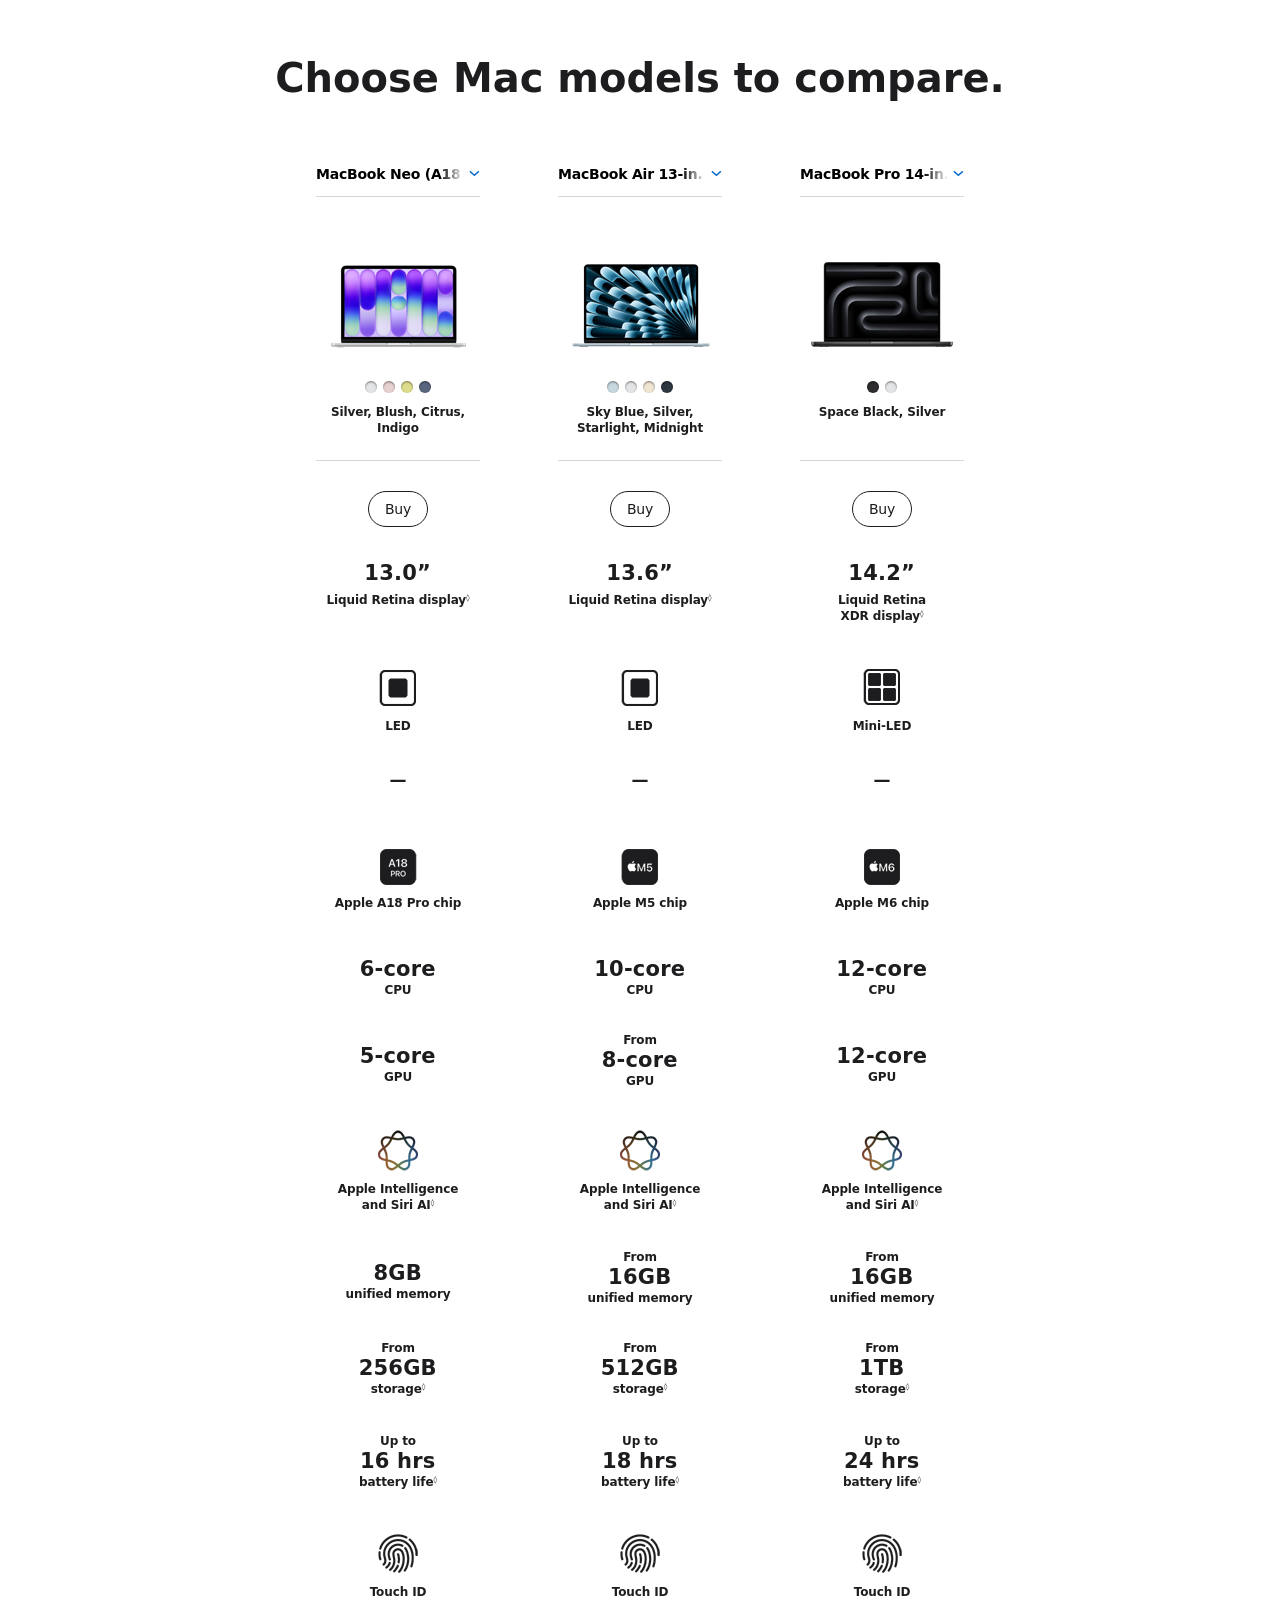
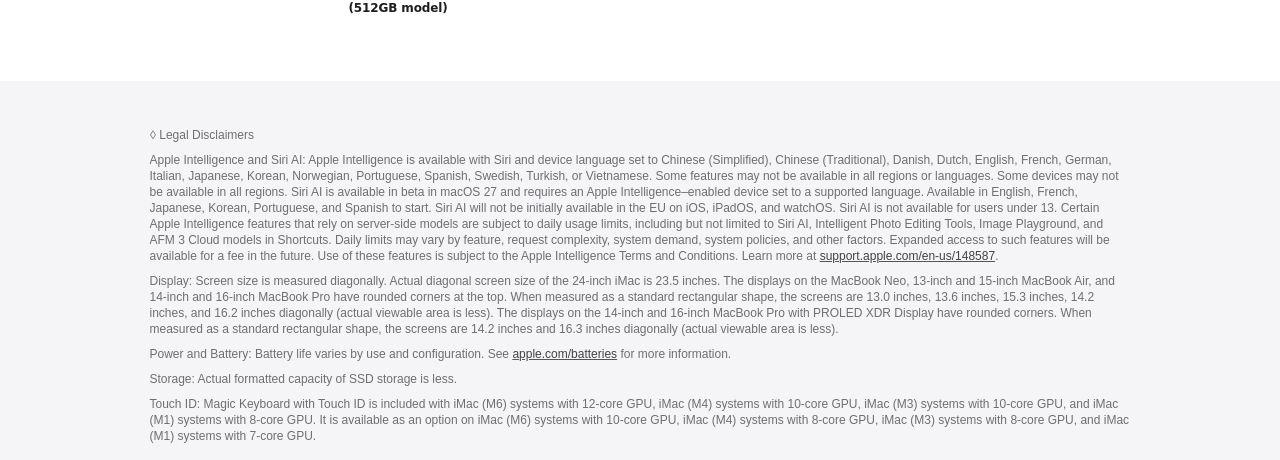
<file: index.html>
<!DOCTYPE html>
<html lang="en-WW">

<head>
  <style>
    html:not(.scroll-ready) {
      visibility: hidden;
    }
  </style>
  <script>
    "scrollRestoration" in history && (history.scrollRestoration = "auto");
  </script>
  <meta charset="UTF-8">
  <meta name="viewport" content="width=device-width,initial-scale=1,maximum-scale=1,viewport-fit=cover">
  <meta content="build:version" version="21" plugin="1.2.8">
  <!--BEGIN > CHANNEL STYLES -->
  <link rel="stylesheet" href="./styles/channel.css">
  <!--END > CHANNEL STYLES -->
  <noscript><style>
      html {
        visibility: visible !important;
      }
    </style></noscript>
  <script>
    requestAnimationFrame(function () {
      document.documentElement.classList.add("scroll-ready");
    });
  </script>
</head>

<body>
  <div class="channel-html HqkPViqz">
    <!--BEGIN FIXED | COMPARE-->
    <div class="section OAWctPuC">
      <div class="section-content">
        <div class="row HoTMtMsR large-display-bleed medium-display-bleed small-display-bleed">
          <div class="column NAKEQMBN large-12">
            <h2 class="copy nwuZwowj channel-custom-font-custom-40-headline-flex" style="--focus-color: rgba(0, 125, 250, 0.6)">Choose Mac models to&nbsp;compare.</h2>
          </div>
        </div>
        <div class="row tqNTuaAF large-display-bleed medium-display-bleed small-display-bleed">
          <div class="OvcKgorl">
            <noscript><style>
                .channel-compare {
                  opacity: 1 !important;
                  visibility: visible !important;
                }
              </style></noscript>
            <div class="channel-compare channel-compare--hidden" data-channel-html-compare="{&quot;order&quot;:{&quot;small&quot;:[0,1],&quot;medium&quot;:[0,1,3],&quot;large&quot;:[0,1,3],&quot;max&quot;:{&quot;large&quot;:3,&quot;medium&quot;:3,&quot;small&quot;:2}},&quot;useStatic&quot;:false,&quot;isConfigurableCompare&quot;:true,&quot;selectorEls&quot;:&quot;[selector-dropdown]&quot;,&quot;labelEls&quot;:&quot;[compare-column-interactive]&quot;,&quot;swapEls&quot;:&quot;[data-column-group]&quot;,&quot;headerEl&quot;:&quot;[compare-header-row]&quot;,&quot;staticEl&quot;:&quot;[compare-column-header-static]&quot;}" data-compare-json-path="./scripts/channel-html-compare.json" style="--focus-color: rgba(0, 113, 227, 100%)">
              <div class="section section-compare-table">
                <div class="compare-wrapper">
                  <div role="table" aria-label="Compare models" class="compare compare-table with-fullwidthrowheader compare-column-range-large-3 compare-column-range-medium-3 compare-column-range-small-2">
                    <div role="rowgroup">
                      <div role="row" class="compare-row visuallyhidden" compare-header-row="true">
                        <div role="columnheader">&nbsp;</div>
                        <div role="columnheader" id="compare-header-0"><span class="visuallyhidden">MacBook Neo (A18 Pro)</span></div>
                        <div role="columnheader" id="compare-header-1"><span class="visuallyhidden">MacBook Air 13-in. (M5)</span></div>
                        <div role="columnheader" id="compare-header-2"><span class="visuallyhidden">MacBook Pro 14-in. (M6)</span></div>
                      </div>
                    </div>
                    <div role="rowgroup" class="compare selector-table with-fullwidthrowheader">
                      <div id="static-compare-header" role="row" class="compare-row" data-column-group="true" compare-header-hide="true">
                        <div role="rowheader" class="compare-rowheader" style="order: unset; visibility: hidden; display: none">
                          <div class="visuallyhidden">Choose models to compare.</div>
                        </div>
                        <div id="hidden-columnheader" role="columnheader" class="visuallyhidden">&nbsp;</div>
                        <div role="columnheader" compare-column-header-static="true" class="static-dropdown compare-column">
                          <div data-index="0">MacBook Neo (A18 Pro)</div>
                        </div>
                        <div role="columnheader" compare-column-header-static="true" class="static-dropdown compare-column">
                          <div data-index="1">MacBook Air 13-in. (M5)</div>
                        </div>
                        <div role="columnheader" compare-column-header-static="true" class="static-dropdown compare-column">
                          <div data-index="3">MacBook Pro 14-in. (M6)</div>
                        </div>
                      </div>
                      <div id="interactive-compare-header" role="row" class="compare-row" compare-header-show="true">
                        <div role="rowheader" class="compare-rowheader">
                          <div class="visuallyhidden">Choose models to compare.</div>
                        </div>
                        <div role="cell" compare-column-interactive="true" class="compare-column-interactive compare-column">
                          <form class="selector-element" autocomplete="off">
                            <label for="0" class="visuallyhidden">Dropdown</label><select id="0" selector-dropdown="true" class="selector-dropdown" data-default-value="0" data-col-index="0" data-previous-value="0">
                              <option value="0" aria-selected="true" selected="selected">MacBook Neo (A18 Pro)</option>
                            </select><span class="selector-icon icon icon-chevrondown" aria-hidden="true"></span>
                          </form>
                        </div>
                        <div role="cell" compare-column-interactive="true" class="compare-column-interactive compare-column">
                          <form class="selector-element" autocomplete="off">
                            <label for="1" class="visuallyhidden">Dropdown</label><select id="1" selector-dropdown="true" class="selector-dropdown" data-default-value="1" data-col-index="1" data-previous-value="1">
                              <option value="1" aria-selected="true" selected="selected">MacBook Air 13-in. (M5)</option>
                            </select><span class="selector-icon icon icon-chevrondown" aria-hidden="true"></span>
                          </form>
                        </div>
                        <div role="cell" compare-column-interactive="true" class="compare-column-interactive compare-column">
                          <form class="selector-element" autocomplete="off">
                            <label for="3" class="visuallyhidden">Dropdown</label><select id="3" selector-dropdown="true" class="selector-dropdown" data-default-value="3" data-col-index="2" data-previous-value="3">
                              <option value="3" aria-selected="true" selected="selected">MacBook Pro 14-in. (M6)</option>
                            </select><span class="selector-icon icon icon-chevrondown" aria-hidden="true"></span>
                          </form>
                        </div>
                      </div>
                    </div>
                    <!--BEGIN > CATEGORY > IMAGES-->
                    <div role="rowgroup" class="compare-section section-images no-padding-top">
                      <!--BEGIN > CATEGORY > IMAGES > FEATURE > IMAGES-->
                      <div role="row" class="compare-row compare-template-preview-item-embeded-image" data-column-group="true">
                        <div role="rowheader" class="compare-rowheader"><span class="visuallyhidden">Images</span></div>
                        <div role="cell" class="compare-column" headers="compare-header-0">
                          <div class="VOIpuirR embed-image" aria-hidden="false">
                            <figure class="responsive-image compare-image has-large has-small" aria-hidden="false">
                              <img class="image double-invert image-large is-largest" src="./images/compare_macbook_neo_a18pro_silver_large.png" srcset="./images/compare_macbook_neo_a18pro_silver_large.png, ./images/compare_macbook_neo_a18pro_silver_large_2x.png 2x" alt="MacBook Neo (A18 Pro)" loading="lazy"><img class="image double-invert image-small" src="./images/compare_macbook_neo_a18pro_silver_small.png" srcset="./images/compare_macbook_neo_a18pro_silver_small.png, ./images/compare_macbook_neo_a18pro_silver_small_2x.png 2x" alt="MacBook Neo (A18 Pro)" loading="lazy">
                            </figure>
                          </div>
                        </div>
                        <div role="cell" class="compare-column" headers="compare-header-1">
                          <div class="XeFyUdui embed-image" aria-hidden="false">
                            <figure class="responsive-image compare-image has-large has-small" aria-hidden="false">
                              <img class="image double-invert image-large is-largest" src="./images/compare_macbook_air_m5_13_skyblue_large.png" srcset="./images/compare_macbook_air_m5_13_skyblue_large.png, ./images/compare_macbook_air_m5_13_skyblue_large_2x.png 2x" alt="MacBook Air 13-in. (M5)" loading="lazy"><img class="image double-invert image-small" src="./images/compare_macbook_air_m5_13_skyblue_small.png" srcset="./images/compare_macbook_air_m5_13_skyblue_small.png, ./images/compare_macbook_air_m5_13_skyblue_small_2x.png 2x" alt="MacBook Air 13-in. (M5)" loading="lazy">
                            </figure>
                          </div>
                        </div>
                        <div role="cell" class="compare-column" headers="compare-header-2">
                          <div class="wmOigbyY embed-image" aria-hidden="false">
                            <figure class="responsive-image compare-image has-large has-small" aria-hidden="false">
                              <img class="image double-invert image-large is-largest" src="./images/compare_macbook_pro_m6_14_spaceblack_large.png" srcset="./images/compare_macbook_pro_m6_14_spaceblack_large.png, ./images/compare_macbook_pro_m6_14_spaceblack_large_2x.png 2x" alt="MacBook Pro 14-in. (M6)" loading="lazy"><img class="image double-invert image-small" src="./images/compare_macbook_pro_m6_14_spaceblack_small.png" srcset="./images/compare_macbook_pro_m6_14_spaceblack_small.png, ./images/compare_macbook_pro_m6_14_spaceblack_small_2x.png 2x" alt="MacBook Pro 14-in. (M6)" loading="lazy">
                            </figure>
                          </div>
                        </div>
                      </div>
                      <!--END > CATEGORY > IMAGES > FEATURE > IMAGES-->
                    </div>
                    <!--END > CATEGORY > IMAGES--><!--BEGIN > CATEGORY > FINISH-->
                    <div role="rowgroup" class="compare-section section-finish no-padding-top">
                      <!--BEGIN > CATEGORY > FINISH > FEATURE > COLOR-NAV-->
                      <div role="row" class="compare-row compare-template-border-bottom compare-template-preview-item-color-nav" data-column-group="true">
                        <div role="rowheader" class="compare-rowheader"><span class="visuallyhidden">Finish</span></div>
                        <div role="cell" class="compare-column" headers="compare-header-0">
                          <div class="row-colors" product-name="MacBook Neo (A18 Pro)">
                            <div style="height: 18px">
                              <div class="colornav-items" role="list" aria-label="Available colors for MacBook Neo (A18 Pro)">
                                <div class="colornav-item-row">
                                  <div class="colornav-item" role="listitem">
                                    <figure class="colornav-swatch" role="img" aria-label="Silver" style="background-color: #e3e4e5"></figure>
                                  </div>
                                  <div class="colornav-item" role="listitem">
                                    <figure class="colornav-swatch" role="img" aria-label="Blush" style="background-color: #e8d0d0"></figure>
                                  </div>
                                  <div class="colornav-item" role="listitem">
                                    <figure class="colornav-swatch" role="img" aria-label="Citrus" style="background-color: #dddc8c"></figure>
                                  </div>
                                  <div class="colornav-item" role="listitem">
                                    <figure class="colornav-swatch" role="img" aria-label="Indigo" style="background-color: #596680"></figure>
                                  </div>
                                </div>
                              </div>
                            </div>
                            <div class="colornav-label-container">
                              <p class="channel-colornav-label copy">Silver, Blush, Citrus, Indigo</p>
                            </div>
                          </div>
                        </div>
                        <div role="cell" class="compare-column" headers="compare-header-1">
                          <div class="row-colors" product-name="MacBook Air 13-in. (M5)">
                            <div style="height: 18px">
                              <div class="colornav-items" role="list" aria-label="Available colors for MacBook Air 13-in. (M5)">
                                <div class="colornav-item-row">
                                  <div class="colornav-item" role="listitem">
                                    <figure class="colornav-swatch" role="img" aria-label="Sky Blue" style="background-color: #c8d8e0"></figure>
                                  </div>
                                  <div class="colornav-item" role="listitem">
                                    <figure class="colornav-swatch" role="img" aria-label="Silver" style="background-color: #e3e4e5"></figure>
                                  </div>
                                  <div class="colornav-item" role="listitem">
                                    <figure class="colornav-swatch" role="img" aria-label="Starlight" style="background-color: #f0e4d3"></figure>
                                  </div>
                                  <div class="colornav-item" role="listitem">
                                    <figure class="colornav-swatch" role="img" aria-label="Midnight" style="background-color: #2e3642"></figure>
                                  </div>
                                </div>
                              </div>
                            </div>
                            <div class="colornav-label-container">
                              <p class="channel-colornav-label copy">Sky Blue, Silver, Starlight, Midnight</p>
                            </div>
                          </div>
                        </div>
                        <div role="cell" class="compare-column" headers="compare-header-2">
                          <div class="row-colors" product-name="MacBook Pro 14-in. (M6)">
                            <div style="height: 18px">
                              <div class="colornav-items" role="list" aria-label="Available colors for MacBook Pro 14-in. (M6)">
                                <div class="colornav-item-row">
                                  <div class="colornav-item" role="listitem">
                                    <figure class="colornav-swatch" role="img" aria-label="Space Black" style="background-color: #2e2c2e"></figure>
                                  </div>
                                  <div class="colornav-item" role="listitem">
                                    <figure class="colornav-swatch" role="img" aria-label="Silver" style="background-color: #e3e4e5"></figure>
                                  </div>
                                </div>
                              </div>
                            </div>
                            <div class="colornav-label-container">
                              <p class="channel-colornav-label copy">Space Black, Silver</p>
                            </div>
                          </div>
                        </div>
                      </div>
                      <!--END > CATEGORY > FINISH > FEATURE > COLOR-NAV-->
                    </div>
                    <!--END > CATEGORY > FINISH--><!--BEGIN > CATEGORY > BUY-->
                    <div role="rowgroup" class="compare-section section-buy no-padding-top">
                      <!--BEGIN > CATEGORY > BUY > FEATURE > BUY-->
                      <div role="row" class="compare-row compare-template-preview-item-default" data-column-group="true">
                        <div role="rowheader" class="compare-rowheader"><span class="visuallyhidden">Buy</span></div>
                        <div role="cell" class="compare-column" headers="compare-header-0">
                          <div class="button-container"><a class="button compare-button" aria-label="Buy, MacBook Neo (A18 Pro)" href="#" id="macbook-neo-a18-pro">Buy</a></div>
                        </div>
                        <div role="cell" class="compare-column" headers="compare-header-1">
                          <div class="button-container"><a class="button compare-button" aria-label="Buy, MacBook Air 13-in. (M5)" href="#" id="macbook-air-13-in-m5">Buy</a></div>
                        </div>
                        <div role="cell" class="compare-column" headers="compare-header-2">
                          <div class="button-container"><a class="button compare-button" aria-label="Buy, MacBook Pro 14-in. (M6)" href="#" id="macbook-pro-14-in-m6">Buy</a></div>
                        </div>
                      </div>
                      <!--END > CATEGORY > BUY > FEATURE > BUY-->
                    </div>
                    <!--END > CATEGORY > BUY--><!--BEGIN > CATEGORY > QUICK-LOOK-->
                    <div role="rowgroup" class="compare-section section-quick-look no-padding-top multi-row">
                      <!--BEGIN > CATEGORY > QUICK-LOOK > FEATURE > DISPLAY-->
                      <div role="row" class="compare-row compare-template-preview-item-stat" data-column-group="true">
                        <div role="rowheader" class="compare-rowheader"><span class="visuallyhidden">Quick look</span></div>
                        <div role="cell" class="compare-column" headers="compare-header-0">
                          <div class="stat" role="presentation">
                            <div class="stat-content">
                              <div class="stat-row">
                                <span class="stat-value copy">13.0<span aria-hidden="true">”</span><span class="visuallyhidden">"in."</span></span>
                              </div>
                              <div class="stat-row" style="height: 34px">
                                <span class="stat-caption copy">Liquid Retina display<sup aria-hidden="true">◊</sup><span class="visuallyhidden">Refer to legal disclaimers.</span></span>
                              </div>
                            </div>
                          </div>
                        </div>
                        <div role="cell" class="compare-column" headers="compare-header-1">
                          <div class="stat" role="presentation">
                            <div class="stat-content">
                              <div class="stat-row">
                                <span class="stat-value copy">13.6<span aria-hidden="true">”</span><span class="visuallyhidden">"in."</span></span>
                              </div>
                              <div class="stat-row" style="height: 34px">
                                <span class="stat-caption copy">Liquid Retina display<sup aria-hidden="true">◊</sup><span class="visuallyhidden">Refer to legal disclaimers.</span></span>
                              </div>
                            </div>
                          </div>
                        </div>
                        <div role="cell" class="compare-column" headers="compare-header-2">
                          <div class="stat" role="presentation">
                            <div class="stat-content">
                              <div class="stat-row">
                                <span class="stat-value copy">14.2<span aria-hidden="true">”</span><span class="visuallyhidden">"in."</span></span>
                              </div>
                              <div class="stat-row" style="height: 34px">
                                <span class="stat-caption copy">Liquid Retina<br>XDR display<sup aria-hidden="true">◊</sup><span class="visuallyhidden">Refer to legal disclaimers.</span></span>
                              </div>
                            </div>
                          </div>
                        </div>
                      </div>
                      <!--END > CATEGORY > QUICK-LOOK > FEATURE > DISPLAY--><!--BEGIN > CATEGORY > QUICK-LOOK > FEATURE > TECH DISPLAY-->
                      <div role="row" class="compare-row compare-template-preview-item-stat" data-column-group="true">
                        <div role="rowheader" class="compare-rowheader"><span class="visuallyhidden">Tech Display</span></div>
                        <div role="cell" class="compare-column" headers="compare-header-0">
                          <div class="stat" role="presentation">
                            <div class="stat-content">
                              <div class="stat-row">
                                <div class="HkkuCzXp embed-image" aria-hidden="true">
                                  <figure class="responsive-image compare-image has-large" aria-hidden="true"><img class="image double-invert image-large is-largest" src="./images/icon_compare_inset_filled_center_square_elevated_large.png" srcset="./images/icon_compare_inset_filled_center_square_elevated_large.png, ./images/icon_compare_inset_filled_center_square_elevated_large_2x.png 2x" alt="" loading="lazy"></figure>
                                </div>
                              </div>
                              <div class="stat-row" style="height: 16px"><span class="stat-caption copy">LED</span></div>
                            </div>
                          </div>
                        </div>
                        <div role="cell" class="compare-column" headers="compare-header-1">
                          <div class="stat" role="presentation">
                            <div class="stat-content">
                              <div class="stat-row">
                                <div class="NDrNUSZC embed-image" aria-hidden="true">
                                  <figure class="responsive-image compare-image has-large" aria-hidden="true"><img class="image double-invert image-large is-largest" src="./images/icon_compare_inset_filled_center_square_elevated_large.png" srcset="./images/icon_compare_inset_filled_center_square_elevated_large.png, ./images/icon_compare_inset_filled_center_square_elevated_large_2x.png 2x" alt="" loading="lazy"></figure>
                                </div>
                              </div>
                              <div class="stat-row" style="height: 16px"><span class="stat-caption copy">LED</span></div>
                            </div>
                          </div>
                        </div>
                        <div role="cell" class="compare-column" headers="compare-header-2">
                          <div class="stat" role="presentation">
                            <div class="stat-content">
                              <div class="stat-row">
                                <div class="grBabvAr embed-image" aria-hidden="true">
                                  <figure class="responsive-image compare-image has-large" aria-hidden="true"><img class="image double-invert image-large is-largest" src="./images/icon_compare_square_grid_2x2_square_elevated_large.png" srcset="./images/icon_compare_square_grid_2x2_square_elevated_large.png, ./images/icon_compare_square_grid_2x2_square_elevated_large_2x.png 2x" alt="" loading="lazy"></figure>
                                </div>
                              </div>
                              <div class="stat-row" style="height: 16px"><span class="stat-caption copy">Mini‑LED</span></div>
                            </div>
                          </div>
                        </div>
                      </div>
                      <!--END > CATEGORY > QUICK-LOOK > FEATURE > TECH DISPLAY--><!--BEGIN > CATEGORY > QUICK-LOOK > FEATURE > TOUCH DISPLAY-->
                      <div role="row" class="compare-row compare-template-preview-item-stat" data-column-group="true">
                        <div role="rowheader" class="compare-rowheader"><span class="visuallyhidden">Touch Display</span></div>
                        <div role="cell" class="compare-column" headers="compare-header-0">
                          <div class="stat mdash-container copy" role="presentation">
                            <div class="stat-content">
                              <span class="stat-caption">
                                <p class="mdash stat-caption copy" aria-hidden="true">—</p>
                                <p class="visuallyhidden">Not Applicable</p>
                              </span>
                            </div>
                          </div>
                        </div>
                        <div role="cell" class="compare-column" headers="compare-header-1">
                          <div class="stat mdash-container copy" role="presentation">
                            <div class="stat-content">
                              <span class="stat-caption">
                                <p class="mdash stat-caption copy" aria-hidden="true">—</p>
                                <p class="visuallyhidden">Not Applicable</p>
                              </span>
                            </div>
                          </div>
                        </div>
                        <div role="cell" class="compare-column" headers="compare-header-2">
                          <div class="stat mdash-container copy" role="presentation">
                            <div class="stat-content">
                              <span class="stat-caption">
                                <p class="mdash stat-caption copy" aria-hidden="true">—</p>
                                <p class="visuallyhidden">Not Applicable</p>
                              </span>
                            </div>
                          </div>
                        </div>
                      </div>
                      <!--END > CATEGORY > QUICK-LOOK > FEATURE > TOUCH DISPLAY--><!--BEGIN > CATEGORY > QUICK-LOOK > FEATURE > CHIP-->
                      <div role="row" class="compare-row compare-template-preview-item-stat" data-column-group="true">
                        <div role="rowheader" class="compare-rowheader"><span class="visuallyhidden">Chip</span></div>
                        <div role="cell" class="compare-column" headers="compare-header-0">
                          <div class="stat" role="presentation">
                            <div class="stat-content">
                              <div class="stat-row">
                                <div><span class="stat-caption copy" aria-hidden="true">&nbsp;</span><span class="visuallyhidden">Chip icon</span></div>
                              </div>
                              <div class="stat-row">
                                <div class="HTLUPCyP embed-image" aria-hidden="true">
                                  <figure class="responsive-image compare-image has-large" aria-hidden="true"><img class="image double-invert image-large is-largest" src="./images/icon_compare_chip_a18pro_fill_elevated_large.png" srcset="./images/icon_compare_chip_a18pro_fill_elevated_large.png, ./images/icon_compare_chip_a18pro_fill_elevated_large_2x.png 2x" alt="" loading="lazy"></figure>
                                </div>
                              </div>
                              <div class="stat-row" style="height: 16px"><span class="stat-caption copy">Apple&nbsp;A18&nbsp;Pro chip</span></div>
                            </div>
                          </div>
                        </div>
                        <div role="cell" class="compare-column" headers="compare-header-1">
                          <div class="stat" role="presentation">
                            <div class="stat-content">
                              <div class="stat-row">
                                <div><span class="stat-caption copy" aria-hidden="true">&nbsp;</span><span class="visuallyhidden">Chip icon</span></div>
                              </div>
                              <div class="stat-row">
                                <div class="uBCvjAuC embed-image" aria-hidden="true">
                                  <figure class="responsive-image compare-image has-large" aria-hidden="true"><img class="image double-invert image-large is-largest" src="./images/icon_compare_chip_m5_fill_elevated_large.png" srcset="./images/icon_compare_chip_m5_fill_elevated_large.png, ./images/icon_compare_chip_m5_fill_elevated_large_2x.png 2x" alt="" loading="lazy"></figure>
                                </div>
                              </div>
                              <div class="stat-row" style="height: 16px"><span class="stat-caption copy">Apple&nbsp;M5 chip</span></div>
                            </div>
                          </div>
                        </div>
                        <div role="cell" class="compare-column" headers="compare-header-2">
                          <div class="stat" role="presentation">
                            <div class="stat-content">
                              <div class="stat-row">
                                <div><span class="stat-caption copy" aria-hidden="true">&nbsp;</span><span class="visuallyhidden">Chip icon</span></div>
                              </div>
                              <div class="stat-row">
                                <div class="KFHGcqwt embed-image" aria-hidden="true">
                                  <figure class="responsive-image compare-image has-large" aria-hidden="true"><img class="image double-invert image-large is-largest" src="./images/icon_compare_chip_m6_fill_elevated_large.png" srcset="./images/icon_compare_chip_m6_fill_elevated_large.png, ./images/icon_compare_chip_m6_fill_elevated_large_2x.png 2x" alt="" loading="lazy"></figure>
                                </div>
                              </div>
                              <div class="stat-row" style="height: 16px"><span class="stat-caption copy">Apple&nbsp;M6 chip</span></div>
                            </div>
                          </div>
                        </div>
                      </div>
                      <!--END > CATEGORY > QUICK-LOOK > FEATURE > CHIP--><!--BEGIN > CATEGORY > QUICK-LOOK > FEATURE > CPU-->
                      <div role="row" class="compare-row compare-template-preview-item-stat" data-column-group="true">
                        <div role="rowheader" class="compare-rowheader"><span class="visuallyhidden">CPU</span></div>
                        <div role="cell" class="compare-column" headers="compare-header-0">
                          <div class="stat" role="presentation">
                            <div class="stat-content">
                              <div class="stat-row">
                                <div><span class="stat-caption copy" aria-hidden="true">&nbsp;</span></div>
                              </div>
                              <div class="stat-row"><span class="stat-value copy">6-core</span></div>
                              <div class="stat-row" style="height: 16px"><span class="stat-caption copy">CPU</span></div>
                            </div>
                          </div>
                        </div>
                        <div role="cell" class="compare-column" headers="compare-header-1">
                          <div class="stat" role="presentation">
                            <div class="stat-content">
                              <div class="stat-row">
                                <div><span class="stat-caption copy" aria-hidden="true">&nbsp;</span></div>
                              </div>
                              <div class="stat-row"><span class="stat-value copy">10-core</span></div>
                              <div class="stat-row" style="height: 16px"><span class="stat-caption copy">CPU</span></div>
                            </div>
                          </div>
                        </div>
                        <div role="cell" class="compare-column" headers="compare-header-2">
                          <div class="stat" role="presentation">
                            <div class="stat-content">
                              <div class="stat-row">
                                <div><span class="stat-caption copy" aria-hidden="true">&nbsp;</span></div>
                              </div>
                              <div class="stat-row"><span class="stat-value copy">12-core</span></div>
                              <div class="stat-row" style="height: 16px"><span class="stat-caption copy">CPU</span></div>
                            </div>
                          </div>
                        </div>
                      </div>
                      <!--END > CATEGORY > QUICK-LOOK > FEATURE > CPU--><!--BEGIN > CATEGORY > QUICK-LOOK > FEATURE > GPU-->
                      <div role="row" class="compare-row compare-template-preview-item-stat" data-column-group="true">
                        <div role="rowheader" class="compare-rowheader"><span class="visuallyhidden">GPU</span></div>
                        <div role="cell" class="compare-column" headers="compare-header-0">
                          <div class="stat" role="presentation">
                            <div class="stat-content">
                              <div class="stat-row">
                                <div><span class="stat-caption copy" aria-hidden="true">&nbsp;</span></div>
                              </div>
                              <div class="stat-row"><span class="stat-value copy">5-core</span></div>
                              <div class="stat-row" style="height: 16px"><span class="stat-caption copy">GPU</span></div>
                            </div>
                          </div>
                        </div>
                        <div role="cell" class="compare-column" headers="compare-header-1">
                          <div class="stat" role="presentation">
                            <div class="stat-content">
                              <div class="stat-row" style="height: 16px"><span class="stat-caption copy">From</span></div>
                              <div class="stat-row"><span class="stat-value copy">8-core</span></div>
                              <div class="stat-row" style="height: 16px"><span class="stat-caption copy">GPU</span></div>
                            </div>
                          </div>
                        </div>
                        <div role="cell" class="compare-column" headers="compare-header-2">
                          <div class="stat" role="presentation">
                            <div class="stat-content">
                              <div class="stat-row">
                                <div><span class="stat-caption copy" aria-hidden="true">&nbsp;</span></div>
                              </div>
                              <div class="stat-row"><span class="stat-value copy">12-core</span></div>
                              <div class="stat-row" style="height: 16px"><span class="stat-caption copy">GPU</span></div>
                            </div>
                          </div>
                        </div>
                      </div>
                      <!--END > CATEGORY > QUICK-LOOK > FEATURE > GPU--><!--BEGIN > CATEGORY > QUICK-LOOK > FEATURE > APPLE INTELLIGENCE-->
                      <div role="row" class="compare-row compare-template-preview-item-stat" data-column-group="true">
                        <div role="rowheader" class="compare-rowheader"><span class="visuallyhidden">Apple Intelligence</span></div>
                        <div role="cell" class="compare-column" headers="compare-header-0">
                          <div class="stat" role="presentation">
                            <div class="stat-content">
                              <div class="stat-row">
                                <div class="COdfMCuD embed-image" aria-hidden="true">
                                  <figure class="responsive-image compare-image has-large" aria-hidden="true"><img class="image double-invert image-large is-largest" src="./images/icon_compare_apple_intelligence_elevated_large.png" srcset="./images/icon_compare_apple_intelligence_elevated_large.png, ./images/icon_compare_apple_intelligence_elevated_large_2x.png 2x" alt="" loading="lazy"></figure>
                                </div>
                              </div>
                              <div class="stat-row" style="height: 34px">
                                <span class="stat-caption copy">Apple&nbsp;Intelligence<br>and Siri&nbsp;AI<sup aria-hidden="true">◊</sup><span class="visuallyhidden">Refer to legal disclaimers.</span></span>
                              </div>
                            </div>
                          </div>
                        </div>
                        <div role="cell" class="compare-column" headers="compare-header-1">
                          <div class="stat" role="presentation">
                            <div class="stat-content">
                              <div class="stat-row">
                                <div class="TxdFvirF embed-image" aria-hidden="true">
                                  <figure class="responsive-image compare-image has-large" aria-hidden="true"><img class="image double-invert image-large is-largest" src="./images/icon_compare_apple_intelligence_elevated_large.png" srcset="./images/icon_compare_apple_intelligence_elevated_large.png, ./images/icon_compare_apple_intelligence_elevated_large_2x.png 2x" alt="" loading="lazy"></figure>
                                </div>
                              </div>
                              <div class="stat-row" style="height: 34px">
                                <span class="stat-caption copy">Apple&nbsp;Intelligence<br>and Siri&nbsp;AI<sup aria-hidden="true">◊</sup><span class="visuallyhidden">Refer to legal disclaimers.</span></span>
                              </div>
                            </div>
                          </div>
                        </div>
                        <div role="cell" class="compare-column" headers="compare-header-2">
                          <div class="stat" role="presentation">
                            <div class="stat-content">
                              <div class="stat-row">
                                <div class="PDWbNuwb embed-image" aria-hidden="true">
                                  <figure class="responsive-image compare-image has-large" aria-hidden="true"><img class="image double-invert image-large is-largest" src="./images/icon_compare_apple_intelligence_elevated_large.png" srcset="./images/icon_compare_apple_intelligence_elevated_large.png, ./images/icon_compare_apple_intelligence_elevated_large_2x.png 2x" alt="" loading="lazy"></figure>
                                </div>
                              </div>
                              <div class="stat-row" style="height: 34px">
                                <span class="stat-caption copy">Apple&nbsp;Intelligence<br>and Siri&nbsp;AI<sup aria-hidden="true">◊</sup><span class="visuallyhidden">Refer to legal disclaimers.</span></span>
                              </div>
                            </div>
                          </div>
                        </div>
                      </div>
                      <!--END > CATEGORY > QUICK-LOOK > FEATURE > APPLE INTELLIGENCE--><!--BEGIN > CATEGORY > QUICK-LOOK > FEATURE > MEMORY-->
                      <div role="row" class="compare-row compare-template-preview-item-stat" data-column-group="true">
                        <div role="rowheader" class="compare-rowheader"><span class="visuallyhidden">Memory</span></div>
                        <div role="cell" class="compare-column" headers="compare-header-0">
                          <div class="stat" role="presentation">
                            <div class="stat-content">
                              <div class="stat-row">
                                <div><span class="stat-caption copy" aria-hidden="true">&nbsp;</span></div>
                              </div>
                              <div class="stat-row"><span class="stat-value copy">8GB</span></div>
                              <div class="stat-row" style="height: 16px"><span class="stat-caption copy">unified memory</span></div>
                            </div>
                          </div>
                        </div>
                        <div role="cell" class="compare-column" headers="compare-header-1">
                          <div class="stat" role="presentation">
                            <div class="stat-content">
                              <div class="stat-row" style="height: 16px"><span class="stat-caption copy">From</span></div>
                              <div class="stat-row"><span class="stat-value copy">16GB</span></div>
                              <div class="stat-row" style="height: 16px"><span class="stat-caption copy">unified memory</span></div>
                            </div>
                          </div>
                        </div>
                        <div role="cell" class="compare-column" headers="compare-header-2">
                          <div class="stat" role="presentation">
                            <div class="stat-content">
                              <div class="stat-row" style="height: 16px"><span class="stat-caption copy">From</span></div>
                              <div class="stat-row"><span class="stat-value copy">16GB</span></div>
                              <div class="stat-row" style="height: 16px"><span class="stat-caption copy">unified memory</span></div>
                            </div>
                          </div>
                        </div>
                      </div>
                      <!--END > CATEGORY > QUICK-LOOK > FEATURE > MEMORY--><!--BEGIN > CATEGORY > QUICK-LOOK > FEATURE > HD-CAPACITY-->
                      <div role="row" class="compare-row compare-template-preview-item-stat" data-column-group="true">
                        <div role="rowheader" class="compare-rowheader"><span class="visuallyhidden">HD Capacity</span></div>
                        <div role="cell" class="compare-column" headers="compare-header-0">
                          <div class="stat" role="presentation">
                            <div class="stat-content">
                              <div class="stat-row" style="height: 16px"><span class="stat-caption copy">From</span></div>
                              <div class="stat-row"><span class="stat-value copy">256GB</span></div>
                              <div class="stat-row" style="height: 18px">
                                <span class="stat-caption copy">storage<sup aria-hidden="true">◊</sup><span class="visuallyhidden">Refer to legal disclaimers.</span></span>
                              </div>
                            </div>
                          </div>
                        </div>
                        <div role="cell" class="compare-column" headers="compare-header-1">
                          <div class="stat" role="presentation">
                            <div class="stat-content">
                              <div class="stat-row" style="height: 16px"><span class="stat-caption copy">From</span></div>
                              <div class="stat-row"><span class="stat-value copy">512GB</span></div>
                              <div class="stat-row" style="height: 18px">
                                <span class="stat-caption copy">storage<sup aria-hidden="true">◊</sup><span class="visuallyhidden">Refer to legal disclaimers.</span></span>
                              </div>
                            </div>
                          </div>
                        </div>
                        <div role="cell" class="compare-column" headers="compare-header-2">
                          <div class="stat" role="presentation">
                            <div class="stat-content">
                              <div class="stat-row" style="height: 16px"><span class="stat-caption copy">From</span></div>
                              <div class="stat-row"><span class="stat-value copy">1TB</span></div>
                              <div class="stat-row" style="height: 18px">
                                <span class="stat-caption copy">storage<sup aria-hidden="true">◊</sup><span class="visuallyhidden">Refer to legal disclaimers.</span></span>
                              </div>
                            </div>
                          </div>
                        </div>
                      </div>
                      <!--END > CATEGORY > QUICK-LOOK > FEATURE > HD-CAPACITY--><!--BEGIN > CATEGORY > QUICK-LOOK > FEATURE > BATTERY-->
                      <div role="row" class="compare-row compare-template-preview-item-stat" data-column-group="true">
                        <div role="rowheader" class="compare-rowheader"><span class="visuallyhidden">Battery</span></div>
                        <div role="cell" class="compare-column" headers="compare-header-0">
                          <div class="stat" role="presentation">
                            <div class="stat-content">
                              <div class="stat-row" style="height: 16px"><span class="stat-caption copy">Up to</span></div>
                              <div class="stat-row"><span class="stat-value copy">16 hrs</span></div>
                              <div class="stat-row" style="height: 18px">
                                <span class="stat-caption copy">battery life<sup aria-hidden="true">◊</sup><span class="visuallyhidden">Refer to legal disclaimers.</span></span>
                              </div>
                            </div>
                          </div>
                        </div>
                        <div role="cell" class="compare-column" headers="compare-header-1">
                          <div class="stat" role="presentation">
                            <div class="stat-content">
                              <div class="stat-row" style="height: 16px"><span class="stat-caption copy">Up to</span></div>
                              <div class="stat-row"><span class="stat-value copy">18 hrs</span></div>
                              <div class="stat-row" style="height: 18px">
                                <span class="stat-caption copy">battery life<sup aria-hidden="true">◊</sup><span class="visuallyhidden">Refer to legal disclaimers.</span></span>
                              </div>
                            </div>
                          </div>
                        </div>
                        <div role="cell" class="compare-column" headers="compare-header-2">
                          <div class="stat" role="presentation">
                            <div class="stat-content">
                              <div class="stat-row" style="height: 16px"><span class="stat-caption copy">Up to</span></div>
                              <div class="stat-row"><span class="stat-value copy">24 hrs</span></div>
                              <div class="stat-row" style="height: 18px">
                                <span class="stat-caption copy">battery life<sup aria-hidden="true">◊</sup><span class="visuallyhidden">Refer to legal disclaimers.</span></span>
                              </div>
                            </div>
                          </div>
                        </div>
                      </div>
                      <!--END > CATEGORY > QUICK-LOOK > FEATURE > BATTERY--><!--BEGIN > CATEGORY > QUICK-LOOK > FEATURE > CONNECTIVITY-->
                      <div role="row" class="compare-row compare-template-preview-item-stat" data-column-group="true">
                        <div role="rowheader" class="compare-rowheader"><span class="visuallyhidden">Connectivity</span></div>
                        <div role="cell" class="compare-column" headers="compare-header-0">
                          <div class="stat" role="presentation">
                            <div class="stat-content">
                              <div class="stat-row">
                                <div class="mfgliBzM embed-image" aria-hidden="true">
                                  <figure class="responsive-image compare-image has-large" aria-hidden="true"><img class="image double-invert image-large is-largest" src="./images/icon_compare_touchid_round_large.png" srcset="./images/icon_compare_touchid_round_large.png, ./images/icon_compare_touchid_round_large_2x.png 2x" alt="" loading="lazy"></figure>
                                </div>
                              </div>
                              <div class="stat-row" style="height: 32px">
                                <span class="stat-caption copy">Touch&nbsp;ID<br>(512GB model)</span>
                              </div>
                            </div>
                          </div>
                        </div>
                        <div role="cell" class="compare-column" headers="compare-header-1">
                          <div class="stat" role="presentation">
                            <div class="stat-content">
                              <div class="stat-row">
                                <div class="OHLhouvK embed-image" aria-hidden="true">
                                  <figure class="responsive-image compare-image has-large" aria-hidden="true"><img class="image double-invert image-large is-largest" src="./images/icon_compare_touchid_round_large.png" srcset="./images/icon_compare_touchid_round_large.png, ./images/icon_compare_touchid_round_large_2x.png 2x" alt="" loading="lazy"></figure>
                                </div>
                              </div>
                              <div class="stat-row" style="height: 32px"><span class="stat-caption copy">Touch&nbsp;ID</span></div>
                            </div>
                          </div>
                        </div>
                        <div role="cell" class="compare-column" headers="compare-header-2">
                          <div class="stat" role="presentation">
                            <div class="stat-content">
                              <div class="stat-row">
                                <div class="DDrOeSvH embed-image" aria-hidden="true">
                                  <figure class="responsive-image compare-image has-large" aria-hidden="true"><img class="image double-invert image-large is-largest" src="./images/icon_compare_touchid_round_large.png" srcset="./images/icon_compare_touchid_round_large.png, ./images/icon_compare_touchid_round_large_2x.png 2x" alt="" loading="lazy"></figure>
                                </div>
                              </div>
                              <div class="stat-row" style="height: 32px"><span class="stat-caption copy">Touch&nbsp;ID</span></div>
                            </div>
                          </div>
                        </div>
                      </div>
                      <!--END > CATEGORY > QUICK-LOOK > FEATURE > CONNECTIVITY-->
                    </div>
                    <!--END > CATEGORY > QUICK-LOOK-->
                  </div>
                </div>
              </div>
            </div>
          </div>
        </div>
      </div>
    </div>
    <!--END FIXED | COMPARE--><!--BEGIN > LEGAL-->
    <div class="section dEuVujsR">
      <div class="section-content">
        <div class="row IXuBDayf large-display-bleed medium-display-bleed">
          <aside class="column UrbAdwBS large-12 medium-12" aria-labelledby="comp" role="complementary">
            <div class="row jwvSauzf large-display-bleed medium-display-bleed small-display-bleed">
              <span class="column YpcbtLAs large-12">
                <h2 class="copy BOXUAbzA channel-custom-font-custom-12-sosumi" id="comp" style="--focus-color: rgba(0, 125, 250, 0.6)"><span id="footnote-diamond-1" aria-hidden="true">◊</span> Legal Disclaimers</h2>
              </span>
            </div>
            <ul class="CHzRhnub" role="list">
              <li class="LvYbwDze" role="listitem">
                <div class="row LPfTlMoX large-display-bleed medium-display-bleed small-display-bleed">
                  <span class="column mTmsSstO large-12">
                    <p class="copy hMRcRCyx channel-custom-font-custom-12-sosumi" style="--focus-color: rgba(0, 113, 227, 100%)">
                      <span style="font-weight: 500">Apple&nbsp;Intelligence and Siri&nbsp;AI:</span> Apple Intelligence is available with Siri and device language set to Chinese (Simplified), Chinese (Traditional), Danish, Dutch, English, French, German, Italian, Japanese, Korean, Norwegian, Portuguese, Spanish, Swedish, Turkish, or Vietnamese. Some features may not be available in all regions or languages. Some devices may not be available in all regions. Siri AI is available in beta in macOS 27 and requires an Apple Intelligence–enabled device set to a supported language. Available in English, French, Japanese, Korean, Portuguese, and Spanish to start. Siri AI will not be initially available in the EU on iOS, iPadOS, and watchOS. Siri AI is not available for users under 13. Certain Apple Intelligence features that rely on server-side models are subject to daily usage limits, including but not limited to Siri AI, Intelligent Photo Editing Tools, Image Playground, and AFM 3 Cloud models in Shortcuts. Daily limits may vary by feature, request complexity, system demand, system policies, and other factors. Expanded access to such features will be available for a fee in the future. Use of these features is subject to the Apple Intelligence Terms and Conditions. Learn more at
                      <a href="https://support.apple.com/en-us/148587" class="footer-link"><span style="color: #424245; white-space: nowrap">support.apple.com/en-us/148587</span></a>.
                    </p>
                  </span>
                </div>
              </li>
              <li class="VYSgBOxi" role="listitem">
                <div class="row DnYZjXwO large-display-bleed medium-display-bleed small-display-bleed">
                  <span class="column HcOeOiBa large-12">
                    <p class="copy XEGkQkmg channel-custom-font-custom-12-sosumi" style="--focus-color: rgba(0, 113, 227, 100%)">
                      <span style="font-weight: 500">Display:</span> Screen size is measured diagonally. Actual diagonal screen size of the 24‑inch iMac is 23.5 inches. The displays on the MacBook&nbsp;Neo, 13‑inch and 15‑inch MacBook&nbsp;Air, and 14‑inch and 16‑inch MacBook&nbsp;Pro have rounded corners at the top. When measured as a standard rectangular shape, the screens are 13.0 inches, 13.6 inches, 15.3 inches, 14.2 inches, and 16.2 inches diagonally (actual viewable area is less). The
                      displays on the 14‑inch and 16‑inch MacBook&nbsp;Pro with PROLED&nbsp;XDR&nbsp;Display have rounded corners. When measured as a standard rectangular shape, the screens are 14.2 inches and 16.3 inches diagonally (actual viewable area is less).
                    </p>
                  </span>
                </div>
              </li>
              <li class="zyQomOtN" role="listitem">
                <div class="row VaaFdPBz large-display-bleed medium-display-bleed small-display-bleed">
                  <span class="column FZAVLHpt large-12">
                    <p class="copy HxwEKpzS channel-custom-font-custom-12-sosumi" style="--focus-color: rgba(0, 113, 227, 100%)">
                      <span style="font-weight: 500">Power&nbsp;and&nbsp;Battery:</span> Battery life varies by use and configuration. See <a href="https://www.apple.com/batteries" class="footer-link"><span style="color: #424245; white-space: nowrap">apple.com/batteries</span></a> for more information.
                    </p>
                  </span>
                </div>
              </li>
              <li class="sPMQdgrK" role="listitem">
                <div class="row oGgmyAyg large-display-bleed medium-display-bleed small-display-bleed">
                  <span class="column jxVmHmpz large-12">
                    <p class="copy GrZOAUzQ channel-custom-font-custom-12-sosumi" style="--focus-color: rgba(0, 113, 227, 100%)"><span style="font-weight: 500">Storage:</span> Actual formatted capacity of SSD&nbsp;storage is less.</p>
                  </span>
                </div>
              </li>
              <li class="gRuabzyA" role="listitem">
                <div class="row XJVBAkxc large-display-bleed medium-display-bleed small-display-bleed">
                  <span class="column ecGEqaBT large-12">
                    <p class="copy OMKSlDyZ channel-custom-font-custom-12-sosumi" style="--focus-color: rgba(0, 113, 227, 100%)">
                      <span style="font-weight: 500">Touch&nbsp;ID:</span> Magic Keyboard with Touch ID is included with iMac (M6) systems with 12‑core GPU, iMac (M4) systems with 10‑core GPU, iMac (M3) systems with 10‑core GPU, and iMac (M1) systems with 8‑core GPU. It is available as an option on iMac (M6) systems with 10‑core GPU, iMac (M4) systems with 8‑core GPU, iMac (M3) systems with 8‑core GPU, and iMac (M1) systems with 7‑core GPU.
                    </p>
                  </span>
                </div>
              </li>
            </ul>
          </aside>
        </div>
      </div>
    </div>
    <!--END > LEGAL--><!--BEGIN > CHANNEL SCRIPTS -->
    <script id="channel-html-scripts" src="./scripts/channel.js"></script>
    <!--END > CHANNEL SCRIPTS -->
  </div>

</body>

</html>
</file>
<file: styles/channel.css>
.channel-html *,
.channel-html button {
  box-sizing: content-box;
}
.channel-html.no-small-breakpoint .all-access-pass--product-viewer,
.no-small-breakpoint.channel-html.reduced-motion
  .all-access-pass--product-viewer {
  --card-button-fade-in-opacity-anim-delay: 0ms;
  --card-content-fade-out-opacity-anim-delay: 0ms;
  --card-content-fade-out-y-anim-delay: 0ms;
  --card-content-fade-in-y-anim-delay: 0ms;
  --card-content-image-fade-out-opacity-anim-delay: 0ms;
}
.channel-html {
  container-type: inline-size;
  font-synthesis: none;
  -moz-font-feature-settings: "kern";
  -webkit-font-smoothing: antialiased;
  -moz-osx-font-smoothing: grayscale;
  font-size: 17px;
  font-weight: 400;
  font-family: system-ui, -apple-system, BlinkMacSystemFont, "Segoe UI",
    "Helvetica Neue", Helvetica, Arial, sans-serif;
  background-color: var(--sk-body-background-color, #fff);
  color: var(--sk-body-text-color, #1d1d1f);
  font-style: normal;
  --global-content-max-width: 1260px;
  --global-content-max-width-hero: 1680px;
}
.channel-html .channel-compare .stat .stat-content,
.channel-html .channel-compare .stat-content,
.channel-html button,
.channel-html dt,
.channel-html figure,
.channel-html form,
.channel-html h2,
.channel-html li,
.channel-html p,
.channel-html ul {
  margin: 0;
  padding: 0;
}
.channel-html iframe {
  border: 0;
}
.channel-html table {
  border-collapse: collapse;
  border-spacing: 0;
}
.channel-html canvas {
  vertical-align: baseline;
}
.channel-html button {
  background: 0 0;
  border: 0;
  color: inherit;
  cursor: pointer;
  font: inherit;
  line-height: inherit;
  overflow: visible;
  vertical-align: inherit;
}
.channel-html button:disabled {
  cursor: default;
}
.channel-html :focus-visible {
  outline: 2px solid var(--sk-focus-color, #0071e3);
  outline-offset: var(--sk-focus-offset, 1px);
}
.channel-html ::-moz-focus-inner {
  border: 0;
  padding: 0;
}
.channel-html :root {
  --sk-body-text-color: rgb(29, 29, 31);
  --sk-headline-text-color: rgb(29, 29, 31);
  --sk-body-background-color: rgb(255, 255, 255);
  --sk-body-font-stack: text;
  --sk-default-stacked-margin: 0.4em;
  --sk-paragraph-plus-element-margin: 0.8em;
  --sk-headline-plus-first-element-margin: 0.8em;
  --sk-headline-plus-headline-margin: 0.4em;
  --sk-paragraph-plus-headline-margin: 1.6em;
  --sk-body-link-color: rgb(0, 102, 204);
  --sk-link-disabled-opacity: 0.42;
  --sk-focus-color: #0071e3;
  --sk-focus-color-alt: rgb(0, 0, 0);
  --sk-focus-offset: 1px;
  --sk-focus-offset-container: 3px;
  --sk-footnote-font-size: 0.6em;
  --sk-footnote-offset-top: -0.5em;
  --sk-glyph: rgb(0, 0, 0);
  --sk-glyph-gray: rgb(29, 29, 31);
  --sk-glyph-gray-alpha: rgba(0, 0, 0, 0.88);
  --sk-glyph-gray-secondary: rgb(110, 110, 115);
  --sk-glyph-gray-secondary-alpha: rgba(0, 0, 0, 0.56);
  --sk-glyph-gray-secondary-alt: rgb(66, 66, 69);
  --sk-glyph-gray-secondary-alt-alpha: rgba(0, 0, 0, 0.72);
  --sk-glyph-gray-tertiary: rgb(134, 134, 139);
  --sk-glyph-gray-tertiary-alpha: rgba(0, 0, 0, 0.48);
  --sk-glyph-blue: rgb(0, 102, 204);
  --sk-glyph-orange: rgb(182, 68, 0);
  --sk-glyph-green: rgb(0, 128, 9);
  --sk-glyph-red: rgb(227, 0, 0);
  --sk-fill: rgb(255, 255, 255);
  --sk-fill-secondary: rgb(250, 250, 252);
  --sk-fill-tertiary: rgb(245, 245, 247);
  --sk-fill-gray: rgb(29, 29, 31);
  --sk-fill-gray-alpha: rgba(0, 0, 0, 0.88);
  --sk-fill-gray-secondary: rgb(134, 134, 139);
  --sk-fill-gray-secondary-alpha: rgba(0, 0, 0, 0.48);
  --sk-fill-gray-tertiary: rgb(210, 210, 215);
  --sk-fill-gray-tertiary-alpha: rgba(0, 0, 0, 0.16);
  --sk-fill-gray-quaternary: rgb(232, 232, 237);
  --sk-fill-gray-quaternary-alpha: rgba(0, 0, 0, 0.08);
  --sk-fill-blue: rgb(0, 113, 227);
  --sk-fill-orange: rgb(245, 99, 0);
  --sk-fill-orange-secondary: rgb(255, 249, 244);
  --sk-fill-green: rgb(3, 161, 14);
  --sk-fill-green-secondary: rgb(245, 255, 246);
  --sk-fill-red: rgb(227, 0, 0);
  --sk-fill-red-secondary: rgb(255, 242, 244);
  --sk-fill-yellow: rgb(255, 224, 69);
  --sk-fill-yellow-secondary: rgb(255, 254, 242);
  --sk-productred: rgb(175, 30, 45);
  --sk-enviro-green: rgb(0, 217, 89);
  --sk-enviro-neutral: rgb(232, 232, 237);
  --sk-links-inline-margin: 0.8em;
  --sk-links-stacked-margin: 0.4em;
}
.channel-html button,
.channel-html select {
  font-synthesis: none;
  -moz-font-feature-settings: "kern";
  -webkit-font-smoothing: antialiased;
  -moz-osx-font-smoothing: grayscale;
}
.channel-html h2 {
  font-weight: 600;
  color: var(--sk-headline-text-color, #1d1d1f);
}
.channel-html h2 img {
  display: block;
  margin: 0;
}
.channel-html h2 + * {
  margin-top: var(--sk-headline-plus-first-element-margin, 0.8em);
}
.channel-html h2 + h2 {
  margin-top: var(--sk-headline-plus-headline-margin, 0.4em);
}
.channel-html p + h2,
.channel-html ul + h2 {
  margin-top: var(--sk-paragraph-plus-headline-margin, 1.6em);
}
.channel-html p + *,
.channel-html ul + * {
  margin-top: var(--sk-paragraph-plus-element-margin, 0.8em);
}
.channel-html ul {
  margin-inline-start: 1.1764705882em;
}
.channel-html ul ul {
  margin-top: 0;
  margin-bottom: 0;
}
.channel-html li li {
  font-size: 1em;
}
.channel-html b,
.channel-html strong {
  font-weight: 600;
}
.channel-html i {
  font-style: italic;
}
.channel-html :lang(ko) {
  word-break: keep-all;
}
.channel-html a {
  color: var(--sk-body-link-color, #06c);
  letter-spacing: inherit;
}
.channel-html a.icon,
.channel-html a.more,
.channel-html a:disabled {
  text-decoration: none;
}
.channel-html a.icon:hover,
.channel-html a.more:hover,
.channel-html a:hover {
  text-decoration: underline;
}
.channel-html a :disabled {
  opacity: var(--sk-link-disabled-opacity, 0.42);
}
.channel-html .visuallyhidden {
  position: absolute;
  clip: rect(1px, 1px, 1px, 1px);
  clip-path: inset(0 0 99.9% 99.9%);
  overflow: hidden;
  height: 1px;
  width: 1px;
  padding: 0;
  border: 0;
}
.channel-html .nowrap {
  display: inline-block;
  text-decoration: inherit;
  white-space: nowrap;
}
.channel-html sup {
  position: relative;
  font-size: var(--sk-footnote-font-size, 0.6em);
  vertical-align: baseline;
  top: var(--sk-footnote-offset-top, -0.5em);
}
.channel-html .row {
  display: flex;
  flex-flow: row wrap;
  width: 100%;
  margin-left: 0;
  margin-right: 0;
}
.channel-html .column {
  box-sizing: border-box;
  margin: 0;
  padding: 0;
  min-width: 0;
  line-height: 0;
}
.channel-html .large-12 {
  flex-basis: 100%;
  max-width: 100%;
}
.channel-html .icon::after,
.channel-html .icon::before,
.channel-html .more::after,
.channel-html .more::before {
  font-family: "SF Pro Icons";
  color: inherit;
  display: inline-block;
  font-style: normal;
  font-weight: inherit;
  font-size: inherit;
  line-height: 1;
  text-decoration: none;
  position: relative;
  z-index: 1;
  alt: "";
}
.channel-html .button,
.channel-html .channel-compare .selector-dropdown {
  font-size: 14px;
  font-family: "SF Pro Text", "SF Pro Icons", "Helvetica Neue", Helvetica, Arial,
    sans-serif;
  cursor: pointer;
  letter-spacing: -0.016em;
}
.channel-html
  .channel-compare
  .compare-column-range-large-3
  #static-compare-header
  .compare-column:nth-of-type(5)
  ~ .compare-column,
.channel-html
  .channel-compare
  .compare-column-range-large-3
  .compare-row:not(#static-compare-header)
  .compare-column:nth-of-type(4)
  ~ .compare-column,
.channel-html .channel-compare .compare-column.hidden,
.channel-html .channel-compare .compare-row[compare-header-hide],
.channel-html .icon::before,
.channel-html .more::before,
.channel-html .responsive-image .image-large,
.channel-html .responsive-image .image-small,
.channel-html.no-js .inline-media-component-container .video-wrapper video {
  display: none;
}
.channel-html .more::after {
  padding-inline-start: 0.24em;
  top: 0;
}
.channel-html .icon-chevrondown::after,
.channel-html .icon-chevrondown::before {
  content: "\f303";
}
.channel-html :lang(ja) .icon-chevrondown::after,
.channel-html :lang(ja) .icon-chevrondown::before {
  position: relative;
  top: -0.07em;
}
@media (inverted-colors) {
  .channel-html .double-invert {
    filter: invert(1);
  }
}
.channel-html .button {
  --sk-button-color: rgb(255, 255, 255);
  --sk-button-color-hover: var(--sk-button-color);
  --sk-button-color-active: var(--sk-button-color-hover);
  --sk-button-disabled-opacity: var(--sk-link-disabled-opacity, 0.42);
  --sk-button-border-color: transparent;
  --sk-button-border-radius: 980px;
  --sk-button-margin-horizontal: 14px;
  --sk-button-margin-vertical: 14px;
  --sk-button-min-width-basis: 60px;
  --sk-button-padding-horizontal: 16px;
  --sk-button-padding-vertical: 9px;
  --sk-button-border-width: 1px;
  --sk-button-box-sizing: content-box;
  --sk-button-width: auto;
  --sk-button-display: inline-block;
  line-height: 1.2857742857;
  font-weight: 400;
  background: var(--sk-button-background);
  color: var(--sk-button-color);
  border-color: var(--sk-button-border-color);
  padding-block: calc(
    var(--sk-button-padding-vertical) - var(--sk-button-border-width)
  );
  padding-inline: calc(
    var(--sk-button-padding-horizontal) - var(--sk-button-border-width)
  );
  border-radius: var(--sk-button-border-radius);
  border-style: solid;
  border-width: var(--sk-button-border-width);
  width: var(--sk-button-width);
  min-width: calc(
    var(--sk-button-min-width-basis) - var(--sk-button-padding-horizontal) * 2
  );
  display: var(--sk-button-display);
  box-sizing: var(--sk-button-box-sizing);
  text-align: center;
  text-decoration: none;
  white-space: nowrap;
  --sk-button-background: rgb(0, 113, 227);
  --sk-button-background-hover: #0076df;
  --sk-button-background-active: #006edb;
}
.channel-html .button:hover {
  background: var(--sk-button-background-hover, var(--sk-button-background));
  color: var(--sk-button-color-hover, var(--sk-button-color));
  text-decoration: none;
  border-color: transparent;
}
.channel-html .button:focus-visible {
  outline: 2px solid var(--sk-focus-color, #0071e3);
  outline-offset: var(--sk-focus-offset-container, 3px);
}
.channel-html .button:active {
  background: var(--sk-button-background-active, var(--sk-button-background));
  color: var(--sk-button-color-active, var(--sk-button-color));
  outline: 0;
}
.channel-html .button:disabled {
  pointer-events: none;
  opacity: var(--sk-button-disabled-opacity);
}
.channel-html .button:focus,
.channel-html .channel-compare .button:focus {
  outline: 2px solid var(--sk-focus-color, #0071e3);
  outline-offset: var(--sk-focus-offset-container, 3px);
}
.channel-html .colornav-items {
  display: flex;
  flex-wrap: wrap;
  list-style: none;
  margin: 0 8px 0 0;
  padding-top: 0;
}
.channel-html .colornav-item {
  margin: -1px 4px;
}
.channel-html .colornav-swatch {
  background: var(--colornav-background) center center;
  border-radius: 50%;
  display: block;
  width: var(--colornav-swatch-size);
  height: var(--colornav-swatch-size);
  position: relative;
  background-repeat: no-repeat;
  background-size: 100%;
}
.channel-html .colornav-swatch:after {
  content: "";
  display: block;
  position: absolute;
  height: inherit;
  width: inherit;
  background-image: var(--colornav-border-color);
  mask-image: radial-gradient(
    circle at 50% 50%,
    transparent calc(var(--colornav-swatch-size) / 2 - 1.5px),
    black calc(var(--colornav-swatch-size) / 2 - 0.5px)
  );
  mask-size: 100% 100%;
  mask-clip: border-box;
  border-radius: inherit;
}
.channel-html .channel-compare .compare-row[compare-header-show] {
  display: grid;
}
.channel-html .channel-compare .selector-table {
  padding-top: 10px;
  margin-bottom: 30px;
}
.channel-html .channel-compare .compare-header-row,
.channel-html .channel-compare .selector-table .compare-row {
  margin: 0;
}
.channel-html .channel-compare .selector-table .compare-rowheader {
  height: 0;
}
.channel-html .channel-compare .selector-element {
  position: relative;
  width: 100%;
  border: none;
  border-radius: 0;
  transition: border-color 0.2s;
}
.channel-html .channel-compare .selector-element::before {
  content: "";
  width: 40px;
  position: absolute;
  background: linear-gradient(
    to right,
    rgba(255, 255, 255, 0) 0,
    #fff 60%,
    #fff 100%
  );
  top: 0;
  right: 0;
  height: calc(100% - 1px);
  z-index: 0;
  pointer-events: none;
  border-top-right-radius: 5px;
  border-bottom-right-radius: 5px;
}
.channel-html .channel-compare .selector-dropdown {
  line-height: 1.4285914286;
  font-weight: 600;
  width: 100%;
  margin: 0;
  color: #000;
  background: 0 0;
  font-family: system-ui, -apple-system, BlinkMacSystemFont, "Segoe UI",
    "Helvetica Neue", Helvetica, Arial, sans-serif;
  border: 0;
  border-bottom: 1px solid #d6d6d6;
  border-radius: 0;
  overflow: hidden;
  appearance: none;
  outline: 0;
  padding: 12px 15px 12px 0;
}
.channel-html .channel-compare .selector-dropdown:focus {
  outline: 2px solid var(--sk-focus-color, #0071e3);
  outline-offset: var(--sk-focus-offset, 3px);
}
.channel-html .channel-compare .selector-icon {
  display: block;
  position: absolute;
  top: 1px;
  font-size: 18px;
  line-height: 1;
  color: #06c;
  padding-right: 0;
  padding-top: 10px;
  pointer-events: none;
  right: 0;
}
.channel-html .channel-compare .selector-icon:after,
.channel-html.no-touch
  .inline-media-component-container
  .video-wrapper
  .end-frame,
.channel-html.no-touch
  .inline-media-component-container
  .video-wrapper
  .fallback-frame,
.channel-html.no-touch
  .inline-media-component-container
  .video-wrapper
  .start-frame {
  pointer-events: none;
}
.channel-html .channel-compare .static-dropdown {
  font-size: 14px;
  line-height: 1.4285914286;
  font-weight: 600;
  letter-spacing: -0.016em;
  font-family: "SF Pro Text", "SF Pro Icons", "Helvetica Neue", Helvetica, Arial,
    sans-serif;
  font-family: system-ui, -apple-system, BlinkMacSystemFont, "Segoe UI",
    "Helvetica Neue", Helvetica, Arial, sans-serif;
  border-bottom: 1px solid #d6d6d6;
  text-align: center;
  width: 100%;
  margin: 0;
  padding-bottom: 7px;
}
.channel-html .channel-compare .button,
.channel-html
  .channel-compare
  .compare.with-fullwidthrowheader
  .mdash-container
  .mdash.stat-caption.copy,
.channel-html .channel-compare .mdash,
.channel-html .channel-compare .price-container,
.channel-html .channel-compare .row-colors .colornav-heading,
.channel-html .channel-compare .stat-content .stat-caption,
.channel-html .channel-compare .stat-content .stat-caption p,
.channel-html .channel-compare .stat-content .stat-value,
.channel-html .copy,
.channel-html .nwuZwowj {
  font-family: system-ui, -apple-system, BlinkMacSystemFont, "Segoe UI",
    "Helvetica Neue", Helvetica, Arial, sans-serif;
}
.channel-html .mdash-container:first-child,
.channel-html.small-breakpoint
  .product-viewer-media-gallery
  .product-viewer-media
  img,
.channel-html.small-breakpoint
  .product-viewer.gallery
  .product-viewer-media
  img {
  height: 100%;
}
.channel-html .channel-compare {
  --sk-paragraph-plus-element-margin: 0px;
}
.channel-html .channel-compare .price-container {
  align-items: center;
  display: flex;
  line-height: 1.4705882353;
  font-weight: 600;
  letter-spacing: -0.022em;
  font-size: 12px;
}
.channel-html
  .channel-compare
  .compare-template-border-bottom
  .button-container,
.channel-html
  .channel-compare
  .multi-row
  .compare-template-preview-item-color-nav {
  margin-bottom: 30px;
}
.channel-html .channel-compare .button {
  background: 0 0;
  border: 1px solid #1d1d1f;
  color: #1d1d1f;
}
.channel-html .channel-compare .button:hover {
  background: 0 0;
  border: 1px solid #6e6e73;
  color: #6e6e73;
}
.channel-html .channel-compare .button-container,
.channel-html .channel-compare .compare-row {
  margin-bottom: 34px;
}
.channel-html .channel-compare .button-container .copy {
  font-weight: 400;
}
.channel-html .responsive-image {
  line-height: initial;
}
.channel-html .responsive-image .image {
  vertical-align: bottom;
}
.channel-html .responsive-image .is-largest,
.channel-html.touch
  .product-viewer-enhanced
  .viewer-wrapper
  .loader
  .loader-headline-touch-text {
  display: inline-block;
}
.channel-html .channel-compare .embed-image {
  align-self: flex-end;
}
.channel-html .channel-compare .compare-section,
.channel-html .channel-compare .embed-image .compare-image,
.channel-html .channel-compare .selector-table,
.channel-html.no-js
  .inline-media-component-container
  .video-wrapper
  .start-frame {
  position: relative;
}
.channel-html .channel-compare .stat {
  min-width: 0;
  margin: 0 auto;
}
.channel-html
  .channel-compare
  .compare.with-fullwidthrowheader
  .mdash-container {
  margin: 0;
  padding: 0;
  display: flex;
  align-items: center;
  justify-content: center;
}
.channel-html
  .channel-compare
  .compare.with-fullwidthrowheader
  .mdash-container
  .mdash.stat-caption.copy {
  font-weight: 600;
  font-size: 17px;
  line-height: 25px;
}
.channel-html .channel-compare .stat-content .stat-caption {
  position: static;
  margin-bottom: 0;
}
.channel-html .channel-compare .stat-content .stat-caption p {
  color: #1d1d1f;
}
.channel-html .channel-compare .stat-content .stat-caption.copy.mdash {
  font-size: 12px;
  font-weight: 600;
  line-height: 16px;
  position: relative;
}
.channel-html .channel-compare .stat-content .stat-value {
  white-space: unset;
  overflow-wrap: break-word;
  inset-inline-start: 0;
}
.channel-html .channel-compare .stat-content .stat-value.copy {
  font-size: 21px;
  line-height: 25px;
  letter-spacing: 0.23px;
  margin-right: 0.5px;
}
.channel-html .channel-compare .compare .copy:not(.stat-value),
.channel-html .channel-compare .compare .copy:not(.stat-value) :not(sup),
.channel-html .channel-compare .row-colors .colornav-heading {
  font-size: 12px;
  line-height: 16px;
  letter-spacing: -0.12px;
  font-weight: 600;
}
.channel-html .channel-compare .stat-content .stat-elevated .stat-caption p {
  color: #86868b;
}
.channel-html .channel-compare .stat-content .embed-image {
  width: auto;
  min-height: 56px;
  display: flex;
  align-items: center;
  justify-content: center;
}
.channel-html .channel-compare .stat-content .stat-row {
  display: flex;
  align-items: flex-start;
  justify-content: center;
  padding: 0 10px;
}
.channel-html
  .channel-compare
  .stat-content
  .stat-row:not(:last-child)
  > .stat-caption {
  margin-bottom: 15px;
}
.channel-html
  .channel-compare
  .stat-content
  .stat-row:first-child
  .stat-caption.copy {
  margin-bottom: -4px;
}
.channel-html
  .channel-compare
  .stat-content
  .stat-row:first-child
  .embed-image {
  margin-bottom: 2px;
}
.channel-html .channel-compare .stat-content .stat-row:first-child .stat-value {
  margin-bottom: 6px;
}
.channel-html
  .channel-compare
  .multi-row
  .compare-template-preview-item-color-nav:last-child {
  margin-bottom: 25px;
}
.channel-html .channel-compare .multi-row .row-colors {
  padding-bottom: 0;
  margin-bottom: 0;
  margin-top: 0;
}
.channel-html .channel-compare .row-colors {
  width: 100%;
  text-align: center;
  margin-top: 30px;
  padding-bottom: 24px;
}
.channel-html .channel-compare .row-colors .colornav-heading {
  padding-bottom: 8px;
}
.channel-html .channel-compare .row-colors.row-colors-none {
  display: flex;
  justify-content: center;
  align-items: center;
}
.channel-html .channel-compare .compare-column strong,
.channel-html .channel-compare .row-colors.row-colors-none .colornav-items,
.channel-html.enhanced-rt .product-viewer-container .product-viewer-enhanced {
  display: block;
}
.channel-html .channel-compare .colornav-items {
  display: block;
  margin: auto;
}
.channel-html .channel-compare .colornav-item-row {
  display: flex;
  justify-content: center;
}
.channel-html .channel-compare .colornav-item-row:not(:first-child) {
  margin-top: 6px;
}
.channel-html .channel-compare .colornav-item-row .colornav-item {
  margin: 0;
  width: 18px;
  height: 18px;
  display: flex;
  align-items: center;
  justify-content: center;
}
.channel-html .channel-compare .colornav-label-container {
  padding-top: 8px;
}
.channel-html .channel-compare .colornav-swatch {
  width: 12px;
  height: 12px;
}
.channel-html .channel-compare .colornav-swatch:after {
  box-shadow: inset 0 1px 2px rgba(0, 0, 0, 0.48);
}
.channel-html .section .section-compare-table {
  overflow: initial;
}
.channel-html .channel-compare .compare-wrapper {
  position: relative;
  width: 100%;
}
.channel-html .channel-compare select {
  box-sizing: border-box;
}
.channel-html .channel-compare sup * {
  vertical-align: inherit;
  font-weight: 400;
}
.channel-html .channel-compare .mdash {
  font-weight: 600;
}
.channel-html .channel-compare ul {
  margin: 0;
  list-style: none;
}
.channel-html .channel-compare .compare-section {
  padding-top: 39px;
  border: 0;
}
.channel-html .channel-compare .compare-section.no-padding-top {
  padding: 0;
}
.channel-html .channel-compare .compare-header-row,
.channel-html .channel-compare .compare-row {
  --column-gap: 78px;
  display: grid;
  column-gap: var(--column-gap);
  justify-content: center;
  grid-template-columns: repeat(var(--grid-column), 164px);
}
.channel-html
  .channel-compare
  .compare-row.compare-template-border-bottom
  .compare-column {
  border-bottom: 1px solid #d6d6d6;
  margin-bottom: 30px;
}
.channel-html .channel-compare .compare-row:last-child {
  margin-bottom: 0;
}
.channel-html .channel-compare .compare-rowheader {
  order: -1;
  grid-column: 1 / var(--grid-column) span;
}
.channel-html .channel-compare .compare-column {
  display: flex;
  box-sizing: border-box;
}
.channel-html
  .channel-compare
  .compare.with-fullwidthrowheader
  .compare-rowheader {
  width: 100%;
}
.channel-html
  .channel-compare
  .compare.with-fullwidthrowheader
  .compare-column {
  text-align: center;
  justify-content: center;
  width: 164px;
}
.channel-html
  .channel-compare
  .compare.with-fullwidthrowheader
  .mdash-container
  .mdash {
  top: 0;
  font-size: 12px;
  font-weight: 600;
  line-height: 16px;
}
.channel-html .channel-compare--hidden {
  opacity: 0;
  visibility: hidden;
}
.channel-html
  .contextual-compare
  html.no-touch
  .with-paddlenav-onhover
  .paddlenav-arrow,
.channel-html
  .horizontal-scroll
  html.no-touch
  .with-paddlenav-onhover
  .paddlenav-arrow,
html.no-touch .with-paddlenav-onhover .paddlenav-arrow {
  opacity: 0;
  transition: background 0.1s linear, color 0.1s linear, opacity 0.1s linear;
}
.channel-html
  .contextual-compare
  html.no-touch
  .with-paddlenav-onhover
  .paddlenav-arrow:focus-visible {
  opacity: 1;
}
.channel-html
  .contextual-compare
  html.no-touch
  .with-paddlenav-onhover:hover
  .paddlenav-arrow {
  opacity: 1;
}
.channel-html
  .contextual-compare
  html.no-touch
  .with-paddlenav-onhover
  .paddlenav-arrow.disabled,
.channel-html
  .contextual-compare
  html.no-touch
  .with-paddlenav-onhover
  .paddlenav-arrow:disabled,
.channel-html
  .horizontal-scroll
  html.no-touch
  .with-paddlenav-onhover
  .paddlenav-arrow.disabled,
.channel-html
  .horizontal-scroll
  html.no-touch
  .with-paddlenav-onhover
  .paddlenav-arrow:disabled,
.channel-html
  .product-viewer-enhanced
  .viewer-wrapper
  .product-viewer-canvas.entice
  canvas,
html.no-touch .with-paddlenav-onhover .paddlenav-arrow.disabled,
html.no-touch .with-paddlenav-onhover .paddlenav-arrow:disabled {
  opacity: 0;
}
.channel-html
  .horizontal-scroll
  html.no-touch
  .with-paddlenav-onhover:hover
  .paddlenav-arrow,
.channel-html.no-js .control-item-bg,
.channel-html.no-js .control-item-content-inner,
.channel-html.no-js .control-item-label,
.channel-html.reduced-motion .control-item-bg,
.channel-html.small-breakpoint .control-item-bg,
.channel-html.small-breakpoint .control-item-content .control-item-media,
.no-small-breakpoint.channel-html.no-js
  .control-item.expanded
  .control-item-open,
.reduced-motion.channel-html.no-small-breakpoint .control-item-label,
html.no-touch .with-paddlenav-onhover:hover .paddlenav-arrow {
  opacity: 1;
}
.channel-html .contextual-compare .tabnav.tabnav-reduced-motion,
.channel-html .contextual-compare .tabnav.tabnav-reduced-motion *,
.channel-html .contextual-compare .tabnav.tabnav-reduced-motion ::after,
.channel-html .contextual-compare .tabnav.tabnav-reduced-motion ::before,
.channel-html .contextual-compare .tabnav.tabnav-reduced-motion::after,
.channel-html .contextual-compare .tabnav.tabnav-reduced-motion::before {
  transition: none !important;
}
.channel-html .copy {
  -webkit-text-size-adjust: none;
}
.channel-html a.footer-link {
  color: #555;
}
.channel-html a.footer-link:focus {
  outline: 2px solid var(--sk-focus-color, #0071e3);
  outline-offset: var(--sk-focus-offset, 1px);
}
html.no-touch .with-paddlenav-onhover .paddlenav-arrow:focus-visible {
  opacity: 1;
}
.channel-html
  .horizontal-scroll
  html.no-touch
  .with-paddlenav-onhover
  .paddlenav-arrow:focus-visible {
  opacity: 1;
}
@font-face {
  font-family: "SF Pro Icons";
  src: url([data-uri])
    format("truetype");
  font-weight: 400;
  font-style: normal;
}
.channel-html.no-inline-media
  .inline-media-component-container
  .video-wrapper
  .fallback-frame,
.channel-html.reduced-motion
  .inline-media-component-container:not(.with-media-ui)
  .fallback-frame {
  position: relative;
  opacity: 1;
  visibility: visible;
}
.channel-html.no-inline-media
  .inline-media-component-container
  .video-wrapper
  .video-element-stack,
.channel-html.reduced-motion
  .inline-media-component-container:not(.with-media-ui)
  .video-element-stack {
  display: none;
  visibility: hidden;
}
.channel-html.safari .inline-media-component-container .video-wrapper video {
  mask-image: radial-gradient(white, white);
}
@keyframes inline-media-spin {
  0% {
    transform: rotate(0);
  }
  100% {
    transform: rotate(360deg);
  }
}
.channel-html.no-reduced-motion
  .control-item-accessibility-container
  .inline-media-ui-button.inline-media-ui-replay-only,
.channel-html.no-reduced-motion
  .control-item-content-mask
  .inline-media-ui-button.inline-media-ui-replay-only,
.channel-html.no-reduced-motion
  .inline-media-component-container.with-media-ui-text
  .inline-media-ui-text.inline-media-ui-replay-only,
.channel-html.no-reduced-motion
  .inline-media-component-container:not(
    .fallback,
    .media-unloaded
  ).with-media-ui-button
  .inline-media-ui-button.inline-media-ui-replay-only {
  opacity: 0;
  visibility: hidden;
  pointer-events: none;
}
.channel-html.no-reduced-motion
  .control-item-accessibility-container
  .inline-media-ui-button.inline-media-ui-replay-only.loaded.ended,
.channel-html.no-reduced-motion
  .control-item-content-mask
  .inline-media-ui-button.inline-media-ui-replay-only.loaded.ended,
.channel-html.no-reduced-motion
  .inline-media-component-container.with-media-ui-text
  .inline-media-ui-text.inline-media-ui-replay-only.loaded.ended,
.channel-html.no-reduced-motion
  .inline-media-component-container:not(
    .fallback,
    .media-unloaded
  ).with-media-ui-button
  .inline-media-ui-button.inline-media-ui-replay-only.loaded.ended {
  transition: opacity 0.4s ease-in-out;
  opacity: 1;
  visibility: visible;
  pointer-events: all;
}
.channel-html.no-small-breakpoint .all-access-pass--product-viewer {
  --card-button-fade-out-opacity-anim-duration: 400ms;
  --card-button-fade-out-opacity-anim-delay: 350ms;
  --card-button-fade-in-opacity-anim-duration: 50ms;
  --card-content-fade-out-opacity-anim-duration: 300ms;
  --card-content-fade-in-opacity-anim-duration: 600ms;
  --card-content-fade-in-opacity-anim-delay: 250ms;
  --card-content-y-anim-amount: var(--product-viewer-ref-border-radius);
  --card-content-fade-out-y-anim-duration: 400ms;
  --card-content-fade-in-y-anim-duration: 400ms;
  --card-content-image-fade-out-opacity-anim-duration: 200ms;
  --card-content-image-fade-in-opacity-anim-duration: 200ms;
  --card-content-image-fade-in-opacity-anim-delay: 250ms;
  --blur-amount: 0px;
}
.no-small-breakpoint.channel-html[dir="rtl"] .all-access-pass--product-viewer,
.no-small-breakpoint.channel-html[dir="rtl"] .product-viewer-component {
  direction: ltr;
}
.no-small-breakpoint.channel-html.no-js .all-access-pass--product-viewer {
  pointer-events: all;
}
.no-small-breakpoint.channel-html.reduced-motion
  .all-access-pass--product-viewer {
  --card-button-fade-out-opacity-anim-duration: 0ms;
  --card-button-fade-out-opacity-anim-delay: 0ms;
  --card-button-fade-in-opacity-anim-duration: 0ms;
  --card-content-fade-out-opacity-anim-duration: 0ms;
  --card-content-fade-in-opacity-anim-duration: 0ms;
  --card-content-fade-in-opacity-anim-delay: 0ms;
  --card-content-y-anim-amount: 0ms;
  --card-content-fade-out-y-anim-duration: 0ms;
  --card-content-fade-in-y-anim-duration: 0ms;
  --card-content-image-fade-out-opacity-anim-duration: 0ms;
  --card-content-image-fade-in-opacity-anim-duration: 0ms;
  --card-content-image-fade-in-opacity-anim-delay: 0ms;
  --blur-amount: 20px;
}
.channel-html.reduced-motion .all-access-pass--product-viewer {
  --label-offset-t-duration-enter: 0ms;
  --label-offset-t-duration-exit: 0ms;
  --label-offset-t-delay: 0ms;
  --label-offset-o-duration-enter: 0ms;
  --label-offset-o-duration-exit: 0ms;
  --label-offset-o-delay: 0ms;
  --content-offset-y-duration-enter: 0ms;
  --content-offset-y-duration-exit: 0ms;
  --content-offset-y-delay: 0ms;
  --content-offset-o-duration-enter: 0ms;
  --content-offset-o-duration-exit: 0ms;
  --content-offset-o-delay: 0ms;
  --blur-amount: 20px;
}
.channel-html.no-js .all-access-pass--product-viewer {
  grid-area: 1/1;
}
.channel-html
  .product-viewer-enhanced
  .viewer-wrapper
  .loader
  .loader-headline-touch-text,
.channel-html.no-enhanced .product-viewer-container .product-viewer-enhanced,
.channel-html.no-enhanced-rt .product-viewer-container .product-viewer-enhanced,
.channel-html.no-js .all-access-pass--product-viewer .close-button,
.channel-html.no-js .product-viewer-container .product-viewer-enhanced,
.channel-html.small-breakpoint .controls .intro-element::before,
.channel-html.small-breakpoint .controls .paddlenav-container,
.channel-html.touch
  .product-viewer-enhanced
  .viewer-wrapper
  .loader
  .loader-headline-text {
  display: none;
}
.channel-html.no-small-breakpoint
  .all-access-pass--product-viewer
  .close-button {
  place-content: center;
  pointer-events: auto;
  visibility: hidden;
  transform: scale(0);
}
.channel-html.no-enhanced .product-viewer-container .product-viewer-fallback,
.channel-html.no-small-breakpoint
  .all-access-pass--product-viewer
  .close-button.visible {
  visibility: visible;
}
.channel-html.small-breakpoint .all-access-pass--product-viewer .close-button {
  backdrop-filter: blur(20px);
  background-color: var(--aap-pv-beat-color);
  box-shadow: inset 0 0 0.5px 0 rgba(0, 0, 0, 0.11);
  display: block;
  height: 36px;
  margin-bottom: calc(var(--max-card-height) + 38px);
  margin-left: auto;
  margin-top: 20px;
  position: sticky;
  right: 20px;
  top: calc(20px + var(--r-localnav-gn-height));
  transition: visibility 0s linear 0.3s,
    background-color var(--app-pv-background-transition-duration) linear;
  visibility: hidden;
  width: 36px;
  z-index: 9999;
  -webkit-tap-highlight-color: transparent;
}
@media (hover: hover) {
  .channel-html.small-breakpoint
    .all-access-pass--product-viewer
    .close-button:hover {
    background-color: var(--aap-pv-beat-color-hover);
  }
  .channel-html.no-small-breakpoint
    .all-access-pass--product-viewer
    .close-button:hover
    .close-icon {
    background: var(--aap-pv-beat-color-hover);
  }
}
.channel-html.small-breakpoint
  .all-access-pass--product-viewer
  .close-button.visible {
  transition: visibility 0s linear 0s,
    background-color var(--app-pv-background-transition-duration) linear;
  visibility: visible;
}
.channel-html.no-small-breakpoint
  .all-access-pass--product-viewer
  .close-button-wrapper {
  left: 0;
  width: 100%;
  height: 100%;
}
.channel-html.no-small-breakpoint
  .all-access-pass--product-viewer
  .close-button
  .close-icon {
  backdrop-filter: blur(20px);
  background-color: var(--aap-pv-beat-color);
  transition: background-color var(--app-pv-background-transition-duration)
    linear;
  border-radius: 50%;
  box-shadow: inset 0 0 0.5px 0 rgba(0, 0, 0, 0.11);
}
.channel-html.no-js
  .all-access-pass--product-viewer
  .landing-element-accessibility-container {
  z-index: -1;
}
.channel-html.no-small-breakpoint .controls {
  --ss: calc((1440px - var(--global-content-max-width)) / 2);
  pointer-events: auto;
  margin-left: min(var(--ss), 6.25vw);
}
.channel-html.small-breakpoint .controls .intro-element {
  border-radius: var(--aap-min-height);
  background-color: rgb(var(--aap-background-color-solid));
  bottom: 20px;
  box-sizing: border-box;
  height: var(--aap-min-height);
  left: 50%;
  opacity: 0;
  position: absolute;
  top: auto;
  transform: translateX(-50%) scale(0.01);
  width: var(--aap-min-height);
}
.channel-html.no-small-breakpoint .control-item.expanded .control-item-open {
  opacity: 0;
  transition: opacity var(--card-button-fade-in-opacity-anim-duration)
    ease-in-out var(--card-button-fade-in-opacity-anim-delay);
}
.channel-html.no-small-breakpoint .control-item-open {
  opacity: 1;
  transition: opacity var(--card-button-fade-out-opacity-anim-duration)
    ease-in-out var(--card-button-fade-out-opacity-anim-delay);
}
.channel-html.no-js .control-item-accessibility-container {
  visibility: visible;
  z-index: -1;
}
.channel-html.no-js .control-item-content {
  position: relative;
  pointer-events: all;
}
.channel-html.no-small-breakpoint .control-item-content-inner {
  visibility: hidden;
  transform: translateY(var(--card-content-y-anim-amount));
  transition: opacity var(--card-content-fade-out-opacity-anim-duration)
      ease-in-out var(--card-content-fade-out-opacity-anim-delay),
    visibility var(--card-content-fade-out-opacity-anim-duration) ease-in-out
      var(--card-content-fade-out-opacity-anim-delay),
    transform var(--card-content-fade-out-y-anim-duration) ease-in-out
      var(--card-content-fade-out-y-anim-delay);
}
.no-small-breakpoint.channel-html[dir="rtl"] .control-item-content-inner {
  direction: rtl;
  text-align: right;
}
.channel-html.no-js .control-item-content .control-item-media {
  position: relative;
  max-width: var(--aap-expanded-width);
  opacity: 1;
}
.channel-html.no-small-breakpoint .control-item-content .control-item-media {
  display: none;
  transition: opacity var(--card-content-image-fade-out-opacity-anim-duration)
      ease-in-out var(--card-content-image-fade-out-opacity-anim-delay),
    display var(--card-content-image-fade-in-opacity-anim-duration) ease-in-out
      var(--card-content-image-fade-in-opacity-anim-delay);
  transition-behavior: allow-discrete;
}
.channel-html .product-viewer-enhanced.viewer--loading .viewer-wrapper .loader {
  opacity: 1;
  transition: none;
  visibility: visible;
}
.channel-html
  .product-viewer-enhanced.viewer--loading
  .viewer-wrapper
  .loader
  .loader-content {
  opacity: 1;
}
.channel-html .product-viewer-enhanced .viewer-wrapper {
  position: relative;
  display: grid;
  align-items: center;
  justify-items: center;
  width: 100%;
  height: var(--product-viewer-height);
}
.channel-html .product-viewer-enhanced .viewer-wrapper .product-viewer-canvas {
  grid-area: 1/1;
  width: 100%;
  height: 100%;
  position: absolute;
  visibility: hidden;
}
.channel-html
  .product-viewer-enhanced
  .viewer-wrapper
  .product-viewer-canvas
  canvas {
  transition: opacity 0.7s cubic-bezier(0.34, 2.16, 0.64, 1);
  transition-delay: 0.25s;
  transform: translateX(var(--product-viewer-canvas-offset, 0));
}
.channel-html.no-small-breakpoint
  .product-viewer-enhanced
  .viewer-wrapper
  .product-viewer-canvas {
  max-width: 1440px;
  height: 760px;
  width: calc(100vw - var(--global-scrollbar-width));
}
.channel-html .product-viewer-enhanced .viewer-wrapper .loader {
  grid-area: 1/1;
  display: grid;
  align-items: center;
  justify-content: center;
  opacity: 0;
  transition: opacity 0.4s ease-out 0.4s, visibility 0.4s ease-out 0.4s;
  visibility: hidden;
  width: 100%;
  height: 100%;
  z-index: 1;
  background-color: var(--global-section-background-color-alt);
}
.channel-html
  .product-viewer-enhanced
  .viewer-wrapper
  .loader
  .loader-background {
  backdrop-filter: blur(15px);
  background-color: rgb(var(--aap-background-color-solid) / 0.72);
  height: 100%;
  left: 0;
  position: absolute;
  top: 0;
  width: 100%;
  z-index: 2;
  grid-area: 1/1;
}
.channel-html .product-viewer-enhanced .viewer-wrapper .loader .loader-content {
  align-items: center;
  display: flex;
  flex-direction: column;
  gap: 32px;
  justify-content: center;
  opacity: 1;
  transition: opacity 0.4s ease-out;
  z-index: 3;
  grid-area: 1/1;
}
.channel-html
  .product-viewer-enhanced
  .viewer-wrapper
  .loader
  .loader-headline {
  max-width: 426px;
  text-align: center;
}
.channel-html
  .product-viewer-enhanced
  .viewer-wrapper
  .loader
  .loader-progress {
  background: rgb(var(--aap-background-color-solid) / 0.32);
  border-radius: 4px;
  height: 8px;
  margin-top: 0;
  overflow: hidden;
  position: relative;
  width: 140px;
  z-index: 2;
}
.channel-html
  .product-viewer-enhanced
  .viewer-wrapper
  .loader
  .loader-progress-indicator {
  --progress: -100%;
  background: var(--sk-headline-text-color);
  border-radius: 4px;
  height: 100%;
  left: 0;
  position: absolute;
  top: 0;
  transform: translateX(var(--progress));
  transform-origin: left;
  width: 100%;
}
.channel-html
  .product-viewer-enhanced
  .viewer-wrapper
  .loader
  .loader-progress-indicator.animate {
  transition: transform 0.5s ease-out;
}
.channel-html .product-viewer-enhanced .viewer-wrapper .loader .preview {
  z-index: 1;
  display: flex;
  justify-content: center;
  align-items: center;
  grid-area: 1/1;
}
.channel-html
  .product-viewer-enhanced
  .viewer-wrapper
  .loader
  .preview
  .preview-image {
  display: flex;
}
.channel-html .product-viewer-enhanced .viewer-wrapper .viewer-hit-area {
  grid-area: 1/1;
  width: var(--product-viewer-hit-area-width, 100%);
  height: var(--product-viewer-hit-area-height, 100%);
  margin-top: var(--product-viewer-hit-area-offset-y, 0);
  margin-left: var(--product-viewer-hit-area-offset-x, 0);
  box-sizing: border-box;
  justify-content: center;
  align-items: center;
  display: flex;
  user-select: none;
  border-radius: var(--product-viewer-hit-area-border-radius, 0);
  z-index: 1;
  touch-action: pinch-zoom;
  transform: translateX(var(--product-viewer-canvas-offset, 0));
}
.channel-html .product-viewer-enhanced .viewer-wrapper .viewer-hit-area.debug {
  border: 3px solid #ff4500;
  color: #ff4500;
}
.channel-html
  .product-viewer-enhanced
  .viewer-wrapper
  .viewer-hit-area.debug::after {
  content: "hit area";
}
.channel-html.no-js .product-viewer-container {
  height: initial;
  grid-area: 1/1;
  position: relative;
}
.channel-html.no-js .product-viewer-media-gallery .product-viewer-media,
.channel-html.no-js .product-viewer.gallery .product-viewer-media {
  opacity: 1;
  position: relative;
  height: initial;
}
.channel-html.desktop .product-viewer-media-gallery .product-viewer-media,
.channel-html.desktop .product-viewer.gallery {
  will-change: transform, opacity;
}
.js.no-reduced-motion.channel-html.no-small-breakpoint
  .product-viewer-media-gallery
  .product-viewer-media {
  visibility: hidden;
  display: none;
}
.channel-html.no-js .product-viewer-component .colornav-gallery .gallery-item,
.channel-html.no-js
  .product-viewer-component
  .product-viewer-fallback
  .gallery-item {
  grid-area: unset;
}
.channel-html.small-breakpoint
  .tour-engaged
  .all-access-pass--product-viewer
  .close-button {
  pointer-events: auto;
}
.channel-html.no-small-breakpoint
  .product-viewer-component
  .expanded
  .control-item-content-inner {
  visibility: visible;
  transform: translateY(0);
  transition: opacity var(--card-content-fade-in-opacity-anim-duration)
      ease-in-out var(--card-content-fade-in-opacity-anim-delay),
    transform var(--card-content-fade-in-y-anim-duration) ease-in-out
      var(--card-content-fade-in-y-anim-delay);
}
.channel-html.no-small-breakpoint
  .product-viewer-component
  .expanded
  .control-item-media {
  opacity: 1;
  display: flex;
  margin-top: auto;
  position: relative;
  transition: opacity var(--card-content-image-fade-in-opacity-anim-duration)
      ease-in-out var(--card-content-image-fade-in-opacity-anim-delay),
    display var(--card-content-image-fade-in-opacity-anim-duration) ease-in-out
      var(--card-content-image-fade-in-opacity-anim-delay);
  transition-behavior: allow-discrete;
}
.channel-html.no-js .product-viewer-component {
  height: initial;
  display: grid;
}
.channel-html.small-breakpoint .product-viewer-component {
  --clip-path-progress: 0;
  border: none;
  clip-path: unset;
  overflow: unset;
  background-color: transparent;
}
.channel-html .product-viewer-container .product-viewer-enhanced {
  grid-area: 1/1;
  place-content: center;
}
.channel-html .section {
  display: flex;
  position: relative;
  overflow-x: hidden;
  background-color: var(--sk-body-background-color, #fff);
  color: var(--sk-body-text-color, #1d1d1f);
}
.channel-html .section .section-content {
  background-color: inherit;
  color: inherit;
  margin-inline-start: auto;
  margin-inline-end: auto;
  width: 980px;
}
.channel-html .stat {
  --sk-stat-value-color: rgb(29, 29, 31);
  --sk-stat-caption-color: rgb(29, 29, 31);
  --sk-stat-currency-offset: -0.375em;
  --sk-stat-caption-lines-top: 1;
  --sk-stat-caption-lines-bottom: 1;
  --sk-stat-margin-top: calc(1em * var(--sk-stat-caption-lines-top));
  --sk-stat-margin-bottom: calc(1em * var(--sk-stat-caption-lines-bottom));
  margin-inline-end: 2em;
  color: var(--sk-stat-value-color);
  box-sizing: border-box;
  display: inline-block;
  font-size: 20px;
  min-width: 5em;
  position: relative;
  z-index: 1;
  white-space: normal;
  margin: 0;
}
.channel-html .stat .stat-content {
  margin-top: var(--sk-stat-margin-top);
  margin-bottom: var(--sk-stat-margin-bottom);
  padding-top: 4px;
  padding-bottom: 2px;
  position: relative;
  z-index: 1;
  margin: 0 !important;
}
.channel-html .stat .stat-value {
  display: block;
  inset-inline-start: -2px;
  white-space: normal;
  position: relative;
  z-index: 1;
  font-size: 48px;
  line-height: 1;
  font-weight: 600;
  letter-spacing: -0.003em;
  font-family: "SF Pro Display", "SF Pro Icons", "Helvetica Neue", Helvetica,
    Arial, sans-serif;
}
.channel-html .stat .stat-caption {
  color: var(--sk-stat-caption-color);
  box-sizing: border-box;
  display: block;
  position: absolute;
  inset-inline-start: 0;
  top: 100%;
  width: 100%;
  z-index: 1;
  font-size: 14px;
  line-height: 1.2857742857;
  font-weight: 400;
  letter-spacing: -0.016em;
  font-family: "SF Pro Text", "SF Pro Icons", "Helvetica Neue", Helvetica, Arial,
    sans-serif;
}
.channel-html .stat .stat-caption:first-child {
  top: auto;
  bottom: 100%;
}
.channel-html .stat-elevated {
  --sk-stat-currency-offset: -0.43em;
}
.channel-html .stat-elevated .stat-value {
  font-size: 64px;
  line-height: 1;
  font-weight: 600;
  letter-spacing: -0.009em;
  font-family: "SF Pro Display", "SF Pro Icons", "Helvetica Neue", Helvetica,
    Arial, sans-serif;
}
.channel-html .stat-elevated .stat-caption {
  font-size: 14px;
  line-height: 1.2857742857;
  font-weight: 400;
  letter-spacing: -0.016em;
  font-family: "SF Pro Text", "SF Pro Icons", "Helvetica Neue", Helvetica, Arial,
    sans-serif;
}
body {
  margin: 0;
  min-width: 320px;
  overflow-x: hidden;
}
.channel-html .channel-custom-font-custom-40-headline-flex {
  font-size: 40px;
  line-height: 44px;
  font-weight: 600;
  letter-spacing: 0;
}
.channel-html .channel-custom-font-custom-12-sosumi {
  font-size: 12px;
  line-height: 16px;
  font-weight: 400;
  letter-spacing: 0;
}
.channel-html .HoTMtMsR {
  align-items: center;
  padding-top: 56px;
  padding-bottom: 42px;
}
.channel-html .NAKEQMBN {
  text-align: center;
}
.channel-html .nwuZwowj {
  color: #1d1d1f;
  word-break: break-word;
}
.channel-html .tqNTuaAF {
  margin-bottom: 65px;
}
.channel-html .OvcKgorl {
  width: 100%;
  --grid-column: 3;
}
.channel-html .dEuVujsR {
  background-color: #f5f5f7;
  overflow: hidden;
}
.channel-html .UrbAdwBS {
  margin-top: 46px;
  margin-bottom: 16px;
}
.channel-html .DnYZjXwO,
.channel-html .LPfTlMoX,
.channel-html .VaaFdPBz,
.channel-html .jwvSauzf,
.channel-html .oGgmyAyg {
  margin-bottom: 9px;
}
.channel-html .BOXUAbzA {
  color: #6e6e73;
  margin-left: 0;
  font-family: "Helvetica Neue", Helvetica, Arial, sans-serif;
  letter-spacing: normal;
  word-break: break-word;
}
.channel-html .CHzRhnub {
  margin-left: 0;
  padding-left: 0;
  list-style: none;
}
.channel-html .GrZOAUzQ,
.channel-html .HxwEKpzS,
.channel-html .OMKSlDyZ,
.channel-html .XEGkQkmg,
.channel-html .hMRcRCyx {
  color: #6e6e73;
  margin-left: -0.5px;
  font-family: "Helvetica Neue", Helvetica, Arial, sans-serif;
  letter-spacing: normal;
  word-break: break-word;
}
@container (min-width:1069px) {
  .channel-html .row.large-display-bleed {
    position: relative;
  }
  .channel-html .row.large-display-bleed .column {
    z-index: 1;
  }
  .channel-html .row.large-display-bleed::after,
  .channel-html .row.large-display-bleed::before {
    display: block;
    content: " ";
    position: absolute;
    top: 0;
    height: 100%;
    width: 44px;
    left: -44px;
  }
  .channel-html .row.large-display-bleed::after {
    left: initial;
    right: -44px;
  }
}
@container (min-width:1441px) {
  @supports (-moz-appearance: none) {
    .channel-html
      .product-viewer-enhanced
      .viewer-wrapper
      .loader
      .loader-background {
      clip-path: inset(
        0 round calc(var(--product-viewer-ref-border-radius) + 1px)
      );
    }
  }
}
@container (min-width:735px) and (max-width:1068px) {
  .channel-html .row.medium-display-bleed {
    position: relative;
  }
  .channel-html .row.medium-display-bleed .column {
    z-index: 1;
  }
  .channel-html .row.medium-display-bleed::after,
  .channel-html .row.medium-display-bleed::before {
    display: block;
    content: " ";
    position: absolute;
    top: 0;
    height: 100%;
    width: 22px;
    left: -22px;
  }
  .channel-html .row.medium-display-bleed::after {
    left: initial;
    right: -22px;
  }
}
@container (max-width:1068px) {
  .channel-html .medium-12 {
    flex-basis: 100%;
    max-width: 100%;
  }
  .channel-html .channel-compare .selector-element {
    border: none;
    border-radius: 0;
  }
  .channel-html .channel-compare .selector-element::before {
    width: 40px;
  }
  .channel-html .channel-compare .price-container {
    font-size: 12px;
    line-height: 1.4285914286;
    font-weight: 600;
    letter-spacing: -0.016em;
    font-family: system-ui, -apple-system, BlinkMacSystemFont, "Segoe UI",
      "Helvetica Neue", Helvetica, Arial, sans-serif;
  }
  .channel-html
    .channel-compare
    .compare-row.compare-template-border-bottom
    .compare-column,
  .channel-html
    .channel-compare
    .compare-template-border-bottom
    .button-container {
    margin-bottom: 30px;
  }
  .channel-html .channel-compare .stat-content .stat-row {
    padding: 0 10px;
  }
  .channel-html .channel-compare .row-colors .colornav-heading {
    font-size: 12px;
  }
  .channel-html
    .channel-compare
    .compare-column-range-medium-3
    #static-compare-header
    .compare-column:nth-of-type(5)
    ~ .compare-column,
  .channel-html
    .channel-compare
    .compare-column-range-medium-3
    .compare-row:not(#static-compare-header)
    .compare-column:nth-of-type(4)
    ~ .compare-column {
    display: none;
  }
  .channel-html .channel-compare .compare-wrapper {
    display: flex;
    justify-content: center;
  }
  .channel-html .channel-compare .compare-section {
    padding-top: 53px;
    padding-bottom: 25px;
  }
  .channel-html.no-small-breakpoint
    .product-viewer-enhanced
    .viewer-wrapper
    .product-viewer-canvas {
    max-width: 1068px;
    height: 720px;
  }
  .channel-html .section .section-content {
    width: 692px;
  }
  .channel-html .channel-custom-font-custom-40-headline-flex {
    font-size: 32px;
    line-height: 36px;
  }
  .channel-html .HoTMtMsR {
    align-items: center;
    padding-top: 56px;
    padding-bottom: 42px;
  }
  .channel-html .tqNTuaAF {
    margin-bottom: 65px;
  }
  .channel-html .OvcKgorl {
    --grid-column: 3;
  }
  .channel-html .UrbAdwBS {
    margin-left: 0;
  }
}
@container (max-width:734px) {
  .channel-html {
    overflow-x: visible;
    --global-content-max-width: 420px;
  }
  .channel-html .colornav-items {
    max-width: 83px;
  }
  .channel-html .channel-compare .selector-element {
    border: none;
    border-radius: 0;
    margin-inline-end: 0;
  }
  .channel-html .channel-compare .selector-element:hover {
    border: none;
    border-radius: 0;
  }
  .channel-html .channel-compare .selector-element::before {
    height: calc(100% - 1px);
    width: 40px;
    right: 5px;
  }
  .channel-html .channel-compare .selector-dropdown:focus {
    box-sizing: content-box;
    width: 122px;
    border-radius: 0;
  }
  .channel-html .channel-compare .selector-dropdown {
    width: 100%;
  }
  .channel-html .channel-compare .price-container {
    font-size: 12px;
    line-height: 1.3333733333;
    font-weight: 600;
    letter-spacing: -0.01em;
    font-family: system-ui, -apple-system, BlinkMacSystemFont, "Segoe UI",
      "Helvetica Neue", Helvetica, Arial, sans-serif;
  }
  .channel-html
    .channel-compare
    .compare-row.compare-template-border-bottom
    .compare-column,
  .channel-html
    .channel-compare
    .compare-template-border-bottom
    .button-container {
    margin-bottom: 20px;
  }
  .channel-html .responsive-image.has-small .image-small {
    display: inline-block;
  }
  .channel-html
    .channel-compare
    .compare-column-range-small-2
    #static-compare-header
    .compare-column:nth-of-type(4)
    ~ .compare-column,
  .channel-html
    .channel-compare
    .compare-column-range-small-2
    .compare-row:not(#static-compare-header)
    .compare-column:nth-of-type(3)
    ~ .compare-column,
  .channel-html .responsive-image.has-small .is-largest:not(.image-small) {
    display: none;
  }
  .channel-html .channel-compare .stat-content .stat-row {
    padding: 0;
  }
  .channel-html .channel-compare .row-colors .colornav-heading {
    font-size: 12px;
  }
  .channel-html .channel-compare .compare-section {
    padding-top: 20px;
    padding-bottom: 14px;
  }
  .channel-html .channel-compare .compare-header-row,
  .channel-html .channel-compare .compare-row {
    --column-gap: 20px;
    grid-template-columns: repeat(var(--grid-column), 130px);
  }
  .channel-html
    .channel-compare
    .compare.with-fullwidthrowheader
    .compare-column {
    width: 130px;
  }
  .channel-html.no-js .controls {
    height: initial;
  }
  .channel-html.no-js .controls .control-group {
    opacity: 1;
    flex-direction: column;
    height: initial;
  }
  .channel-html.desktop .controls .control-group {
    pointer-events: auto;
  }
  .channel-html .row.small-display-bleed,
  .channel-html.no-js .control-item {
    position: relative;
  }
  .channel-html.no-js .control-item-content,
  .channel-html.no-js .control-item > button {
    opacity: 1;
  }
  .channel-html.no-reduced-motion
    .control-item-accessibility-container
    .inline-media-ui-button.inline-media-ui-replay-only.loaded.ended {
    opacity: 0;
  }
  .channel-html
    .product-viewer-enhanced
    .viewer-wrapper
    .product-viewer-canvas {
    width: 100%;
    max-width: 734px;
    height: 640px;
  }
  .channel-html
    .product-viewer-enhanced
    .viewer-wrapper
    .loader
    .loader-content {
    gap: 26px;
  }
  .channel-html
    .product-viewer-enhanced
    .viewer-wrapper
    .loader
    .loader-headline {
    max-width: 200px;
  }
  .channel-html .row.small-display-bleed .column {
    z-index: 1;
  }
  .channel-html .row.small-display-bleed::after,
  .channel-html .row.small-display-bleed::before {
    display: block;
    content: " ";
    position: absolute;
    top: 0;
    height: 100%;
    width: 20px;
    left: -20px;
  }
  .channel-html .row.small-display-bleed::after {
    left: initial;
    right: -20px;
  }
  .channel-html .section .section-content {
    max-width: 320px;
    width: 87.5%;
  }
  .channel-html .channel-custom-font-custom-40-headline-flex {
    font-size: 28px;
    line-height: 32px;
  }
  .channel-html .HoTMtMsR {
    align-items: center;
    padding-top: 36px;
    padding-bottom: 17px;
  }
  .channel-html .tqNTuaAF {
    margin-bottom: 30px;
  }
  .channel-html .OvcKgorl {
    --grid-column: 2;
  }
  .channel-html .UrbAdwBS {
    margin-left: 20px;
    margin-right: 19px;
  }
}
</file>
